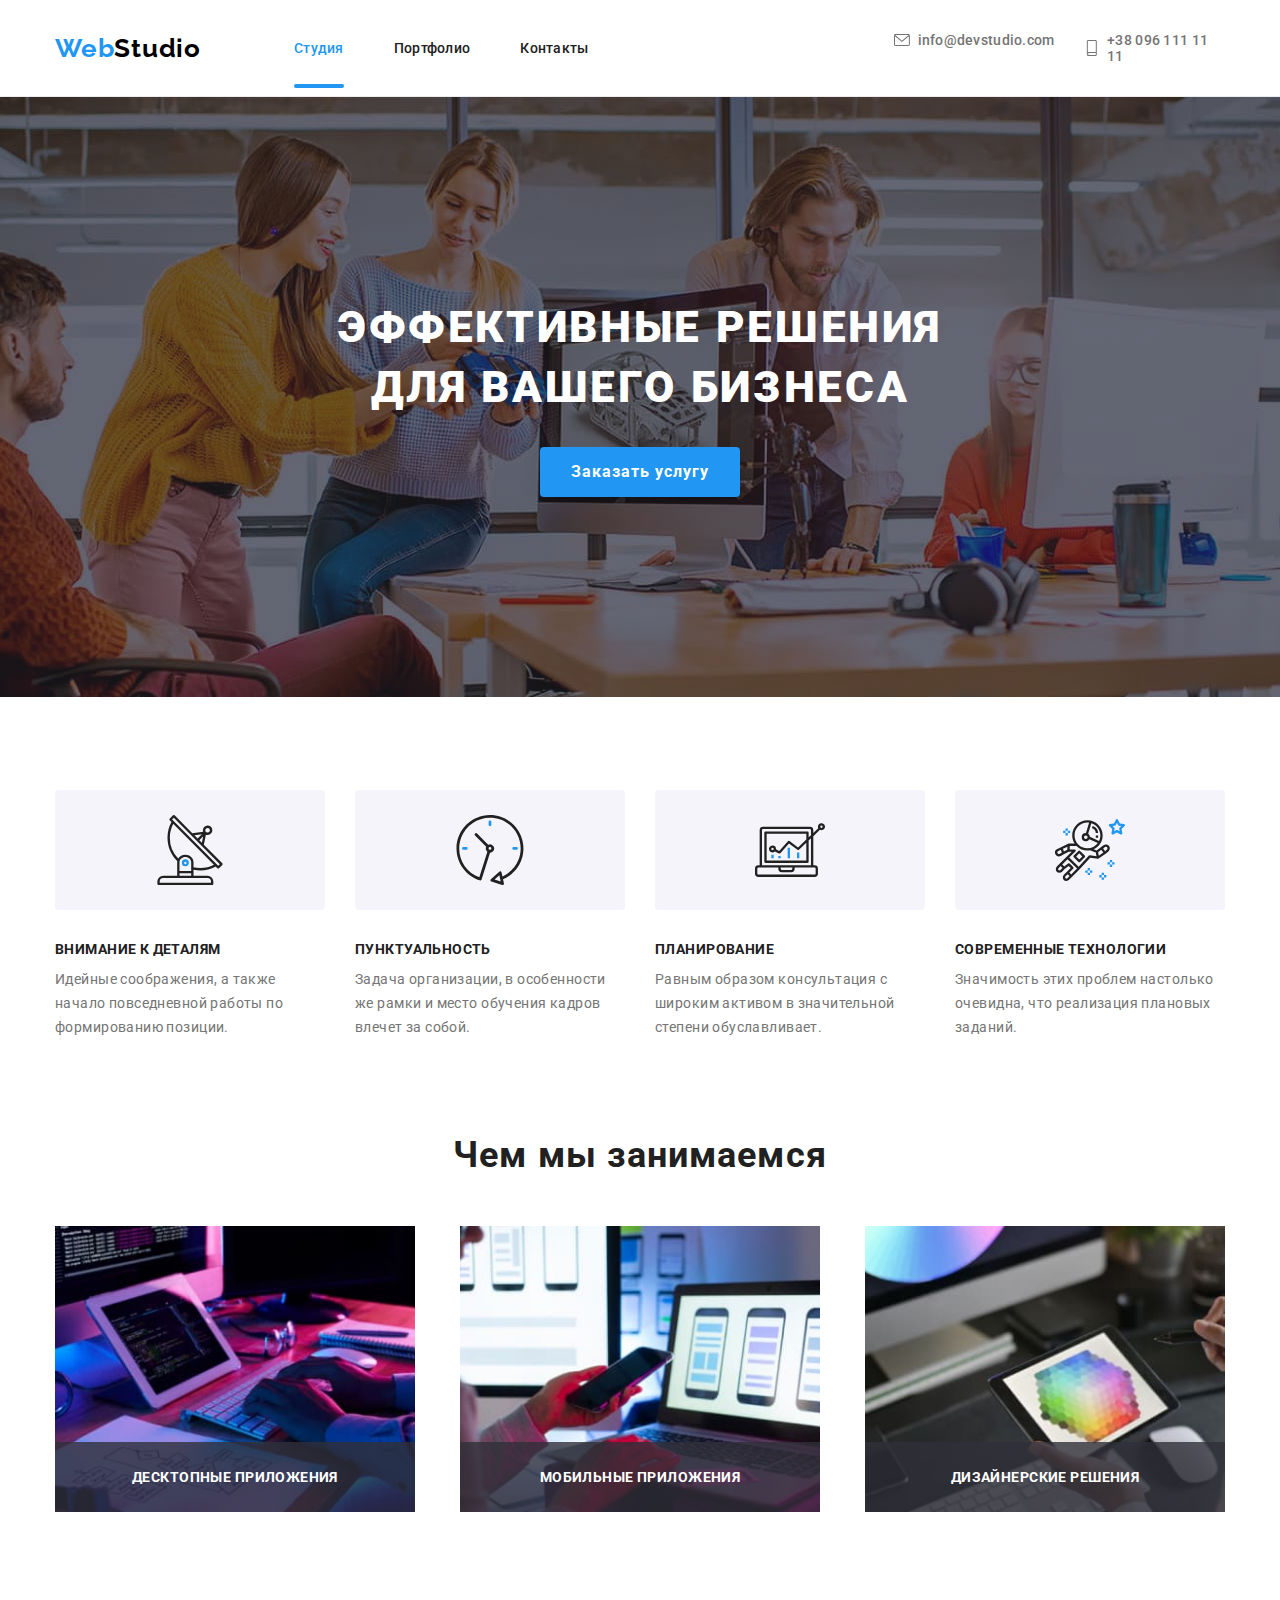
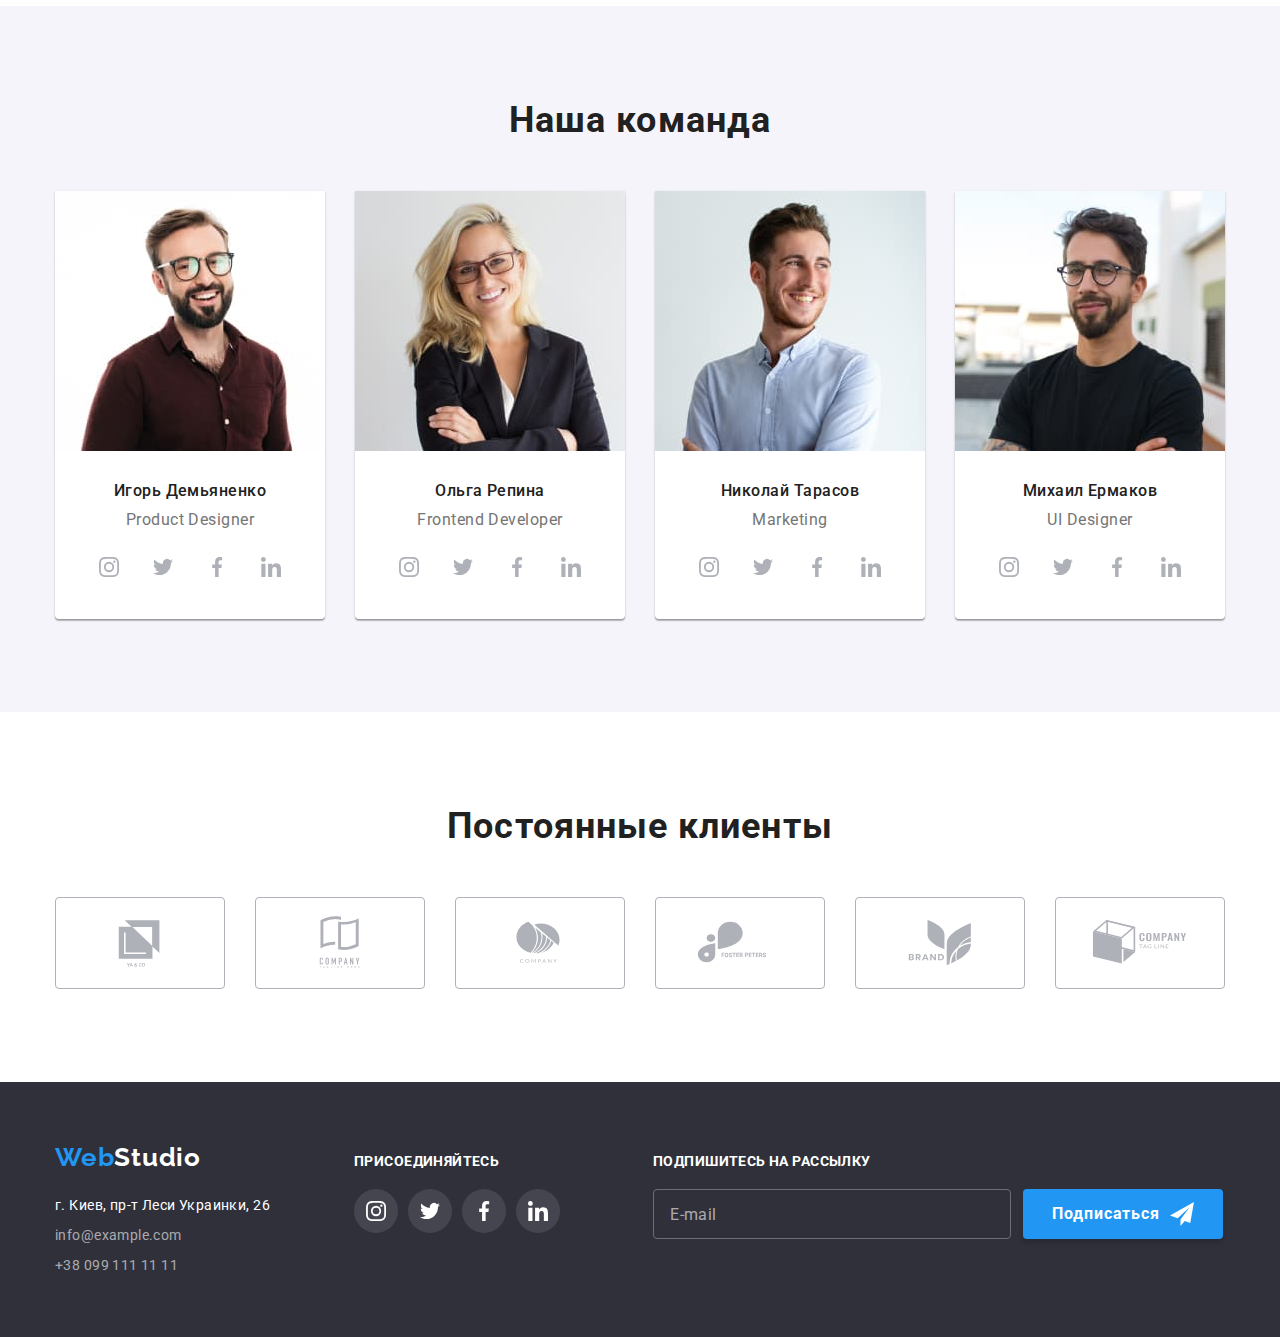
<file: index.html>
<!DOCTYPE html>
<html lang="ru">
  <head>
    <meta charset="UTF-8" />
    <meta http-equiv="X-UA-Compatible" content="IE=edge" />
    <meta name="viewport" content="width=device-width, initial-scale=1.0" />
    <meta
      name="description"
      content="веб-студия, разработка десктопных приложений, разработка мобильных приложений, дизайнерские решения"
    />
    <title>Студия</title>
    <link rel="preconnect" href="https://fonts.googleapis.com" />
    <link rel="preconnect" href="https://fonts.gstatic.com" crossorigin />
    <link
      href="https://fonts.googleapis.com/css2?family=Roboto:wght@400;500;700;900&family=Raleway:wght@700&display=swap"
      rel="stylesheet"
    />
    <link
      rel="stylesheet"
      href="https://cdnjs.cloudflare.com/ajax/libs/modern-normalize/1.1.0/modern-normalize.min.css"
    />
    <link rel="stylesheet" href="./css/main.min.css" />
  </head>
  <body>
    <!-- header-section -->
    <header class="header">
      <div class="container header__container">
        <a href="./index.html" lang="en" class="logo header__logo" aria-label="Студия"
          >Web<span class="logo__studio logo__studio--black">Studio</span></a
        >
        <button
          type="button"
          class="menu__btn"
          data-menu-button
          aria-expanded="false"
          aria-controls="menu"
          aria-label="меню"
        >
          <svg class="menu__icon" width="40" height="40" aria-label="Переключатель мобильного меню">
            <use class="menu__burger" href="./images/icons.svg#icon-burger"></use>
            <use class="menu__close" href="./images/icons.svg#icon-close-mobile"></use>
          </svg>
        </button>
        <div class="menu" id="menu" data-menu>
          <nav class="menu__nav">
            <ul class="site-nav">
              <li class="site-nav__item">
                <a
                  class="site-nav__link site-nav__link--current"
                  href="./index.html"
                  aria-label="Студия"
                  >Студия</a
                >
              </li>
              <li class="site-nav__item">
                <a class="site-nav__link" href="./portfolio.html" aria-label="Портфолио"
                  >Портфолио</a
                >
              </li>
              <li class="site-nav__item">
                <a class="site-nav__link" href="#" aria-label="Контакты">Контакты</a>
              </li>
            </ul>
          </nav>
          <div class="menu__links">
            <ul class="header-contacts">
              <li class="header-contacts__item">
                <a href="tel:+380961111111" class="header-contacts__tel" aria-label="Телефон"
                  ><svg class="header-contacts__icon">
                    <use href="./images/icons.svg#icon-phone"></use>
                  </svg>
                  +38 096 111 11 11</a
                >
              </li>
              <li class="header-contacts__item">
                <a href="mailto:info@devstudio.com" class="header-contacts__mail" aria-label="Почта"
                  ><svg class="header-contacts__icon">
                    <use href="./images/icons.svg#icon-mail"></use>
                  </svg>

                  info@devstudio.com</a
                >
              </li>
            </ul>
            <ul class="header-social">
              <li class="header-social__item">
                <a href="#" class="header-social__link" aria-label="Инстаграм">Instagram</a>
              </li>
              <li class="header-social__item">
                <a href="#" class="header-social__link" aria-label="Твиттер">Twitter</a>
              </li>
              <li class="header-social__item">
                <a href="#" class="header-social__link" aria-label="Фейсбук">Facebook</a>
              </li>
              <li class="header-social__item">
                <a href="#" class="header-social__link" aria-label="Линкедин">Linkedin</a>
              </li>
            </ul>
          </div>
        </div>
      </div>
    </header>
    <main>
      <!-- hero-section -->
      <section class="hero">
        <h1 class="hero__title">ЭФФЕКТИВНЫЕ РЕШЕНИЯ ДЛЯ ВАШЕГО БИЗНЕСА</h1>
        <button type="button" class="hero__btn" data-modal-open aria-label="Заказать услугу">
          Заказать услугу
        </button>
      </section>
      <!-- features-section -->
      <section class="section section-features">
        <h2 class="hidden">Наши качества</h2>
        <div class="container">
          <ul class="features">
            <li class="features__item">
              <div class="features__block">
                <svg class="features__icon" width="70" height="70">
                  <use href="./images/icons.svg#icon-antenna"></use>
                </svg>
              </div>
              <h3 class="features__title">Внимание к деталям</h3>
              <p class="features__text">
                Идейные соображения, а также начало повседневной работы по формированию позиции.
              </p>
            </li>
            <li class="features__item">
              <div class="features__block">
                <svg class="features__icon" width="70" height="70">
                  <use href="./images/icons.svg#icon-clock"></use>
                </svg>
              </div>
              <h3 class="features__title">Пунктуальность</h3>
              <p class="features__text">
                Задача организации, в особенности же рамки и место обучения кадров влечет за собой.
              </p>
            </li>
            <li class="features__item">
              <div class="features__block">
                <svg class="features__icon" width="70" height="70">
                  <use href="./images/icons.svg#icon-diagram"></use>
                </svg>
              </div>
              <h3 class="features__title">Планирование</h3>
              <p class="features__text">
                Равным образом консультация с широким активом в значительной степени обуславливает.
              </p>
            </li>
            <li class="features__item">
              <div class="features__block">
                <svg class="features__icon" width="70" height="70">
                  <use href="./images/icons.svg#icon-astronaut"></use>
                </svg>
              </div>
              <h3 class="features__title">Современные технологии</h3>
              <p class="features__text">
                Значимость этих проблем настолько очевидна, что реализация плановых заданий.
              </p>
            </li>
          </ul>
        </div>
      </section>
      <!-- images-examples-section -->
      <section class="section-examples">
        <div class="container">
          <h2 class="section__title">Чем мы занимаемся</h2>
          <ul class="examples">
            <li class="examples__item">
              <img
                loading="lazy"
                srcset="
                  ./images/desktop/work1_d_370@1x.jpg 1x,
                  ./images/desktop/work1_d_370@2x.jpg 2x
                "
                src="./images/desktop/work1_d_370@1x.jpg"
                alt="Десктопные приложения"
                width="370"
                height="294"
              />
              <p class="examples__label">Десктопные приложения</p>
            </li>
            <li class="examples__item">
              <img
                loading="lazy"
                srcset="
                  ./images/desktop/work2_d_370@1x.jpg 1x,
                  ./images/desktop/work2_d_370@2x.jpg 2x
                "
                src="./images/desktop/work2_d_370@1x.jpg"
                alt="Мобильные приложения"
                width="370"
                height="294"
              />
              <p class="examples__label">Мобильные приложения</p>
            </li>
            <li class="examples__item">
              <img
                loading="lazy"
                srcset="
                  ./images/desktop/work3_d_370@1x.jpg 1x,
                  ./images/desktop/work3_d_370@2x.jpg 2x
                "
                src="./images/desktop/work3_d_370@1x.jpg"
                alt="Дизайн"
                width="370"
                height="294"
              />
              <p class="examples__label">Дизайнерские решения</p>
            </li>
          </ul>
        </div>
      </section>
      <!-- our-team-section -->
      <section class="section team-section">
        <h2 class="section__title">Наша команда</h2>
        <div class="container">
          <ul class="team">
            <li class="team__item">
              <div class="team__card">
                <picture>
                  <source
                    srcset="
                      ./images/desktop/team1_d_270@1x.jpg 270w,
                      ./images/desktop/team1_d_270@2x.jpg 540w
                    "
                    type="image/jpeg"
                    media="(min-width: 1200px)"
                    sizes="(min-width: 1200px) 270px, 25vw"
                  />
                  <source
                    srcset="
                      ./images/tablet/team1_t_354@1x.jpg 354w,
                      ./images/tablet/team1_t_354@2x.jpg 708w
                    "
                    type="image/jpeg"
                    media="(min-width: 768px)"
                    sizes="(min-width: 768px) 354px, 50vw"
                  />
                  <source
                    srcset="
                      ./images/mobile/team1_m_450@1x.jpg 450w,
                      ./images/mobile/team1_m_450@2x.jpg 900w
                    "
                    type="image/jpeg"
                    media="(min-width: 320px)"
                    sizes="(min-width: 320px) 450px, 100vw"
                  />
                  <img src="./images/desktop/team1_d_270@1x.jpg" alt="Демьяненко" />
                </picture>
                <div class="team__title">
                  <h3 class="team__name">Игорь Демьяненко</h3>
                  <p lang="en" class="team__position">Product Designer</p>
                  <ul class="social-list">
                    <li class="social-list__item">
                      <a class="social-list__link team__link" href="#" aria-label="Инстаграм">
                        <svg class="social-list__icon team__icon" width="20" height="20">
                          <use href="./images/icons.svg#icon-instagram"></use>
                        </svg>
                      </a>
                    </li>
                    <li class="social-list__item">
                      <a class="social-list__link team__link" href="#" aria-label="Твиттер">
                        <svg class="social-list__icon team__icon" width="20" height="20">
                          <use href="./images/icons.svg#icon-twitter"></use>
                        </svg>
                      </a>
                    </li>
                    <li class="social-list__item">
                      <a class="social-list__link team__link" href="#" aria-label="Фейсбук">
                        <svg class="social-list__icon team__icon" width="20" height="20">
                          <use href="./images/icons.svg#icon-facebook"></use>
                        </svg>
                      </a>
                    </li>
                    <li class="social-list__item">
                      <a class="social-list__link team__link" href="#" aria-label="Линкедин">
                        <svg class="social-list__icon team__icon" width="20" height="20">
                          <use href="./images/icons.svg#icon-linkedin"></use>
                        </svg>
                      </a>
                    </li>
                  </ul>
                </div>
              </div>
            </li>
            <li class="team__item">
              <div class="team__card">
                <picture>
                  <source
                    srcset="
                      ./images/desktop/team2_d_270@1x.jpg 270w,
                      ./images/desktop/team2_d_270@2x.jpg 540w
                    "
                    type="image/jpeg"
                    media="(min-width: 1200px)"
                    sizes="(min-width: 1200px) 270px, 100vw"
                  />
                  <source
                    srcset="
                      ./images/tablet/team2_t_354@1x.jpg 354w,
                      ./images/tablet/team2_t_354@2x.jpg 708w
                    "
                    type="image/jpeg"
                    media="(min-width: 768px)"
                    sizes="(min-width: 768px) 354px, 100vw"
                  />
                  <source
                    srcset="
                      ./images/mobile/team2_m_450@1x.jpg 450w,
                      ./images/mobile/team2_m_450@2x.jpg 900w
                    "
                    type="image/jpeg"
                    media="(min-width: 320px)"
                    sizes="(min-width: 320px) 450px, 100vw"
                  />
                  <img src="./images/desktop/team2_d_270@1x.jpg" alt="Репина" />
                </picture>
                <div class="team__title">
                  <h3 class="team__name">Ольга Репина</h3>
                  <p lang="en" class="team__position">Frontend Developer</p>
                  <ul class="social-list">
                    <li class="social-list__item">
                      <a class="social-list__link team__link" href="#" aria-label="Инстаграм">
                        <svg class="social-list__icon team__icon" width="20" height="20">
                          <use href="./images/icons.svg#icon-instagram"></use>
                        </svg>
                      </a>
                    </li>
                    <li class="social-list__item">
                      <a class="social-list__link team__link" href="#" aria-label="Твиттер">
                        <svg class="social-list__icon team__icon" width="20" height="20">
                          <use href="./images/icons.svg#icon-twitter"></use>
                        </svg>
                      </a>
                    </li>
                    <li class="social-list__item">
                      <a class="social-list__link team__link" href="#" aria-label="Фейсбук">
                        <svg class="social-list__icon team__icon" width="20" height="20">
                          <use href="./images/icons.svg#icon-facebook"></use>
                        </svg>
                      </a>
                    </li>
                    <li class="social-list__item">
                      <a class="social-list__link team__link" href="#" aria-label="Линкедин">
                        <svg class="social-list__icon team__icon" width="20" height="20">
                          <use href="./images/icons.svg#icon-linkedin"></use>
                        </svg>
                      </a>
                    </li>
                  </ul>
                </div>
              </div>
            </li>
            <li class="team__item">
              <div class="team__card">
                <picture>
                  <source
                    srcset="
                      ./images/desktop/team3_d_270@1x.jpg 270w,
                      ./images/desktop/team3_d_270@2x.jpg 540w
                    "
                    type="image/jpeg"
                    media="(min-width: 1200px)"
                    sizes="(min-width: 1200px) 270px, 25vw"
                  />
                  <source
                    srcset="
                      ./images/tablet/team3_t_354@1x.jpg 354w,
                      ./images/tablet/team3_t_354@2x.jpg 708w
                    "
                    type="image/jpeg"
                    media="(min-width: 768px)"
                    sizes="(min-width: 768px) 354px, 50vw"
                  />
                  <source
                    srcset="
                      ./images/mobile/team3_m_450@1x.jpg 450w,
                      ./images/mobile/team3_m_450@2x.jpg 900w
                    "
                    type="image/jpeg"
                    media="(min-width: 320px)"
                    sizes="(min-width: 320px) 450px, 100vw"
                  />
                  <img src="./images/desktop/team3_d_270@1x.jpg" alt="Тарасов" />
                </picture>
                <div class="team__title">
                  <h3 class="team__name">Николай Тарасов</h3>
                  <p lang="en" class="team__position">Marketing</p>
                  <ul class="social-list">
                    <li class="social-list__item">
                      <a class="social-list__link team__link" href="#" aria-label="Инстаграм">
                        <svg class="social-list__icon team__icon" width="20" height="20">
                          <use href="./images/icons.svg#icon-instagram"></use>
                        </svg>
                      </a>
                    </li>
                    <li class="social-list__item">
                      <a class="social-list__link team__link" href="#" aria-label="Твиттер">
                        <svg class="social-list__icon team__icon" width="20" height="20">
                          <use href="./images/icons.svg#icon-twitter"></use>
                        </svg>
                      </a>
                    </li>
                    <li class="social-list__item">
                      <a class="social-list__link team__link" href="#" aria-label="Фейсбук">
                        <svg class="social-list__icon team__icon" width="20" height="20">
                          <use href="./images/icons.svg#icon-facebook"></use>
                        </svg>
                      </a>
                    </li>
                    <li class="social-list__item">
                      <a class="social-list__link team__link" href="#" aria-label="Линкедин">
                        <svg class="social-list__icon team__icon" width="20" height="20">
                          <use href="./images/icons.svg#icon-linkedin"></use>
                        </svg>
                      </a>
                    </li>
                  </ul>
                </div>
              </div>
            </li>
            <li class="team__item">
              <div class="team__card">
                <picture>
                  <source
                    srcset="
                      ./images/desktop/team4_d_270@1x.jpg 270w,
                      ./images/desktop/team4_d_270@2x.jpg 540w
                    "
                    type="image/jpeg"
                    media="(min-width: 1200px)"
                    sizes="(min-width: 1200px) 270px, 25vw"
                  />
                  <source
                    srcset="
                      ./images/tablet/team4_t_354@1x.jpg 354w,
                      ./images/tablet/team4_t_354@2x.jpg 708w
                    "
                    type="image/jpeg"
                    media="(min-width: 768px)"
                    sizes="(min-width: 768px) 354px, 50vw"
                  />
                  <source
                    srcset="
                      ./images/mobile/team4_m_450@1x.jpg 450w,
                      ./images/mobile/team4_m_450@2x.jpg 900w
                    "
                    type="image/jpeg"
                    media="(min-width: 320px)"
                    sizes="(min-width: 320px) 450px, 100vw"
                  />
                  <img src="./images/desktop/team4_d_270@1x.jpg" alt="Ермаков" />
                </picture>
                <div class="team__title">
                  <h3 class="team__name">Михаил Ермаков</h3>
                  <p lang="en" class="team__position">UI Designer</p>
                  <ul class="social-list">
                    <li class="social-list__item">
                      <a class="social-list__link team__link" href="#" aria-label="Инстаграм">
                        <svg class="social-list__icon team__icon" width="20" height="20">
                          <use href="./images/icons.svg#icon-instagram"></use>
                        </svg>
                      </a>
                    </li>
                    <li class="social-list__item">
                      <a class="social-list__link team__link" href="#" aria-label="Твиттер">
                        <svg class="social-list__icon team__icon" width="20" height="20">
                          <use href="./images/icons.svg#icon-twitter"></use>
                        </svg>
                      </a>
                    </li>
                    <li class="social-list__item">
                      <a class="social-list__link team__link" href="#" aria-label="Фейсбук">
                        <svg class="social-list__icon team__icon" width="20" height="20">
                          <use href="./images/icons.svg#icon-facebook"></use>
                        </svg>
                      </a>
                    </li>
                    <li class="social-list__item">
                      <a class="social-list__link team__link" href="#" aria-label="Линкедин">
                        <svg class="social-list__icon team__icon" width="20" height="20">
                          <use href="./images/icons.svg#icon-linkedin"></use>
                        </svg>
                      </a>
                    </li>
                  </ul>
                </div>
              </div>
            </li>
          </ul>
        </div>
      </section>
      <!-- usual-clients-section -->
      <section class="section">
        <div class="container">
          <h2 class="section__title">Постоянные клиенты</h2>
          <ul class="clients">
            <li class="clients__item">
              <a class="clients__link" href="#" aria-label="Клиент1">
                <svg class="clients__icon" width="106" height="60">
                  <use href="./images/icons.svg#icon-logo1"></use>
                </svg>
              </a>
            </li>
            <li class="clients__item">
              <a class="clients__link" href="#" aria-label="Клиент2">
                <svg class="clients__icon" width="106" height="60">
                  <use href="./images/icons.svg#icon-logo2"></use>
                </svg>
              </a>
            </li>
            <li class="clients__item">
              <a class="clients__link" href="#" aria-label="Клиент3">
                <svg class="clients__icon" width="106" height="60">
                  <use href="./images/icons.svg#icon-logo3"></use>
                </svg>
              </a>
            </li>
            <li class="clients__item">
              <a class="clients__link" href="#" aria-label="Клиент4">
                <svg class="clients__icon" width="106" height="60">
                  <use href="./images/icons.svg#icon-logo4"></use>
                </svg>
              </a>
            </li>
            <li class="clients__item">
              <a class="clients__link" href="#" aria-label="Клиент5">
                <svg class="clients__icon" width="106" height="60">
                  <use href="./images/icons.svg#icon-logo5"></use>
                </svg>
              </a>
            </li>
            <li class="clients__item">
              <a class="clients__link" href="#" aria-label="Клиент6">
                <svg class="clients__icon" width="106" height="60">
                  <use href="./images/icons.svg#icon-logo6"></use>
                </svg>
              </a>
            </li>
          </ul>
        </div>
      </section>
    </main>
    <footer class="footer">
      <div class="container footer_container">
        <div class="footer__wrapper">
          <div class="footer__address">
            <a href="./index.html" lang="en" class="logo footer__logo"
              >Web<span class="logo__studio logo__studio--white">Studio</span>
            </a>
            <address class="address">
              <ul class="address__list">
                <li class="address__item">
                  <a
                    class="address__link"
                    href="https://goo.gl/maps/1u3zxF8ceBxTiurs7"
                    target="blanc"
                    rel="norefferer noopener"
                    aria-label="Адрес"
                    >г. Киев, пр-т Леси Украинки, 26</a
                  >
                </li>
                <li class="address__item">
                  <a class="address__contact" href="mailto:info@devstudio.com" aria-label="Почта"
                    >info@example.com</a
                  >
                </li>
                <li class="address__item">
                  <a class="address__contact" href="tel:+380991111111" aria-label="Телефон"
                    >+38 099 111 11 11</a
                  >
                </li>
              </ul>
            </address>
          </div>
          <div class="follow">
            <h3 class="follow__title">ПРИСОЕДИНЯЙТЕСЬ</h3>
            <ul class="social-list">
              <li class="social-list__item">
                <a class="social-list__link follow__link" href="#" aria-label="Инстаграм">
                  <svg class="social-list__icon follow__icon" width="20" height="20">
                    <use href="./images/icons.svg#icon-instagram"></use>
                  </svg>
                </a>
              </li>
              <li class="social-list__item">
                <a class="social-list__link follow__link" href="#" aria-label="Твиттер">
                  <svg class="social-list__icon follow__icon" width="20" height="20">
                    <use href="./images/icons.svg#icon-twitter"></use>
                  </svg>
                </a>
              </li>
              <li class="social-list__item">
                <a class="social-list__link follow__link" href="#" aria-label="Фейсбук">
                  <svg class="social-list__icon follow__icon" width="20" height="20">
                    <use href="./images/icons.svg#icon-facebook"></use>
                  </svg>
                </a>
              </li>
              <li class="social-list__item">
                <a class="social-list__link follow__link" href="#" aria-label="Линкедин">
                  <svg class="social-list__icon follow__icon" width="20" height="20">
                    <use href="./images/icons.svg#icon-linkedin"></use>
                  </svg>
                </a>
              </li>
            </ul>
          </div>
        </div>

        <div class="subscribe">
          <label class="subscribe__label" for="email">ПОДПИШИТЕСЬ НА РАССЫЛКУ</label>
          <div class="subscribe__form">
            <input
              class="subscribe__input"
              type="email"
              name="email"
              id="email"
              autocomplete="on"
              placeholder="E-mail"
            />
            <button class="subscribe__btn" type="submit" aria-label="Подписаться">
              Подписаться<svg class="subscribe__icon" width="24" height="24">
                <use href="./images/icons.svg#icon-send"></use>
              </svg>
            </button>
          </div>
        </div>
      </div>
    </footer>
    <div class="backdrop is-hidden" data-modal>
      <div class="modal">
        <button type="button" data-modal-close class="modal__close-btn" aria-label="Закрыть окно">
          <svg class="modal__close-icon" width="11" height="11">
            <use href="images/icons.svg#icon-close"></use>
          </svg>
        </button>
        <h2 class="modal__title">Оставьте свои данные, мы вам перезвоним</h2>
        <form class="form js-speaker-form">
          <label class="form__label" for="name">Имя</label>
          <div class="form__field">
            <input class="form__input" type="text" name="name" id="name" autocomplete="on" />
            <svg class="form__icon" width="18" height="18">
              <use href="./images/icons.svg#icon-name"></use>
            </svg>
          </div>
          <label class="form__label" for="tel">Телефон</label>
          <div class="form__field">
            <input class="form__input" type="tel" name="tel" id="tel" autocomplete="on" />
            <svg class="form__icon" width="18" height="18">
              <use href="./images/icons.svg#icon-tel"></use>
            </svg>
          </div>
          <label class="form__label" for="mail">Почта</label>
          <div class="form__field">
            <input class="form__input" type="email" name="mail" id="mail" autocomplete="on" />
            <svg class="form__icon" width="18" height="18">
              <use href="./images/icons.svg#icon-email"></use>
            </svg>
          </div>
          <div class="form__field comment">
            <label class="form__label" for="comment">Комментарии</label>
            <textarea
              class="comment__input"
              name="comment"
              id="comment"
              rows="10"
              placeholder="Введите текст"
            ></textarea>
          </div>
          <div class="checkbox">
            <label class="checkbox__label"
              ><input
                class="checkbox__input hidden"
                type="checkbox"
                name="checkbox"
                value="mailing"
              /><span class="checkbox__field">
                <svg class="checkbox__icon" width="16" height="15">
                  <use href="./images/icons.svg#icon-check"></use></svg></span
              >Соглашаюсь с рассылкой и принимаю
            </label>
            <a class="checkbox__link" href="#">Условия договора</a>
          </div>
          <button class="modal__btn" type="submit" aria-label="Отправить">Отправить</button>
        </form>
      </div>
    </div>
    <script src="./js/form.js"></script>
    <script src="./js/modal.js"></script>
    <script src="./js/mobile-menu.js"></script>
  </body>
</html>
</file>
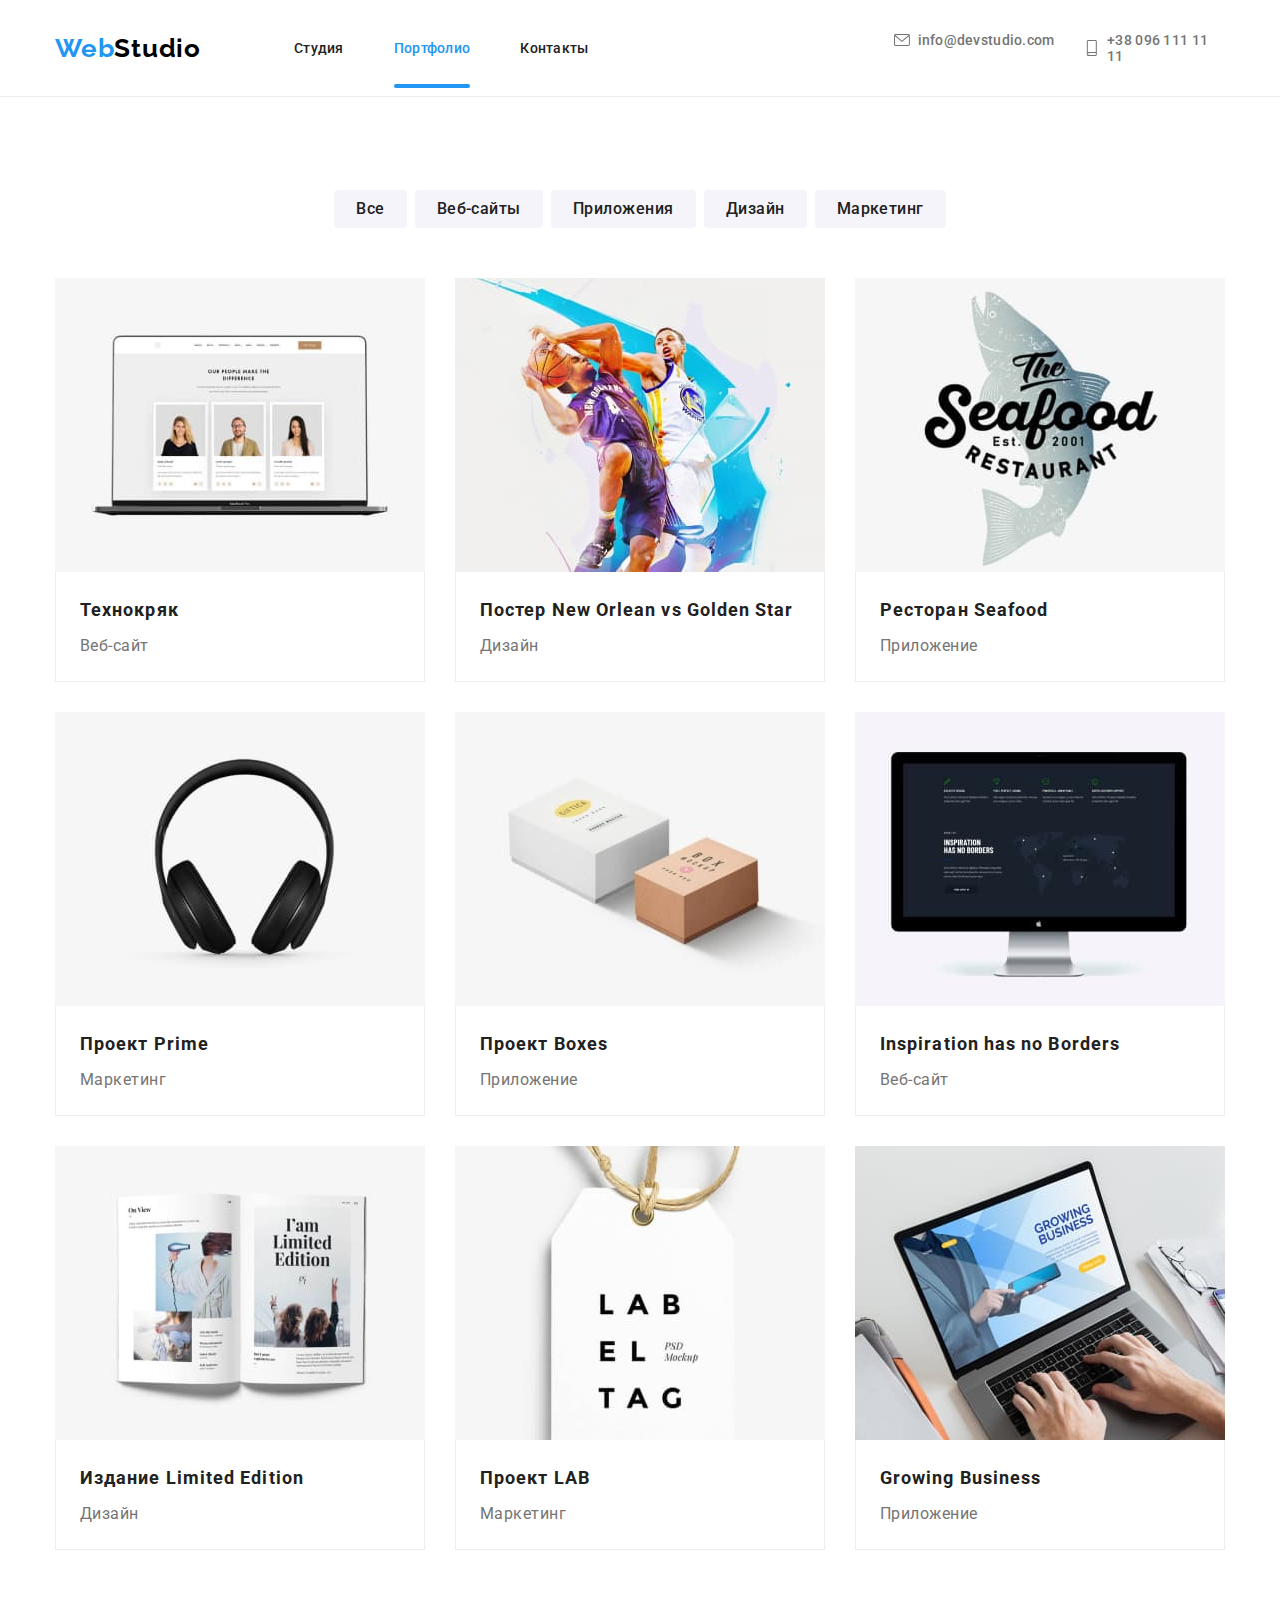
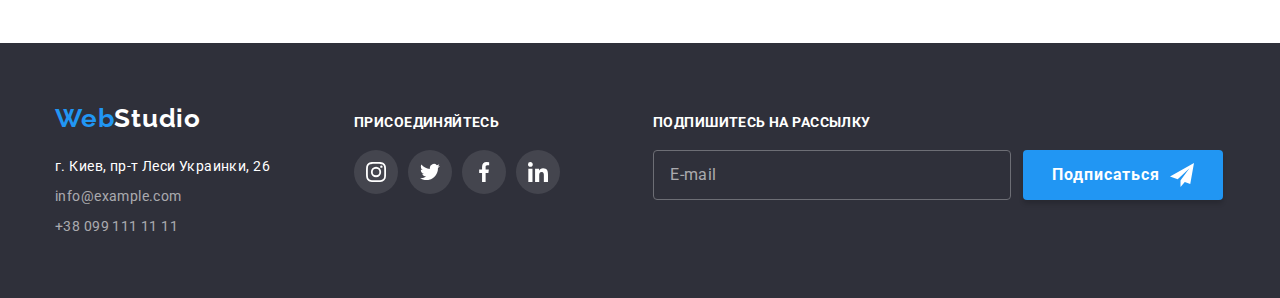
<file: portfolio.html>
<!DOCTYPE html>
<html lang="ru">
  <head>
    <meta charset="UTF-8" />
    <meta http-equiv="X-UA-Compatible" content="IE=edge" />
    <meta name="viewport" content="width=device-width, initial-scale=1.0" />
    <meta
      name="description"
      content="веб-студия, разработка десктопных приложений, разработка мобильных приложений, дизайнерские решения"
    />
    <link rel="preconnect" href="https://fonts.googleapis.com" />
    <link rel="preconnect" href="https://fonts.gstatic.com" crossorigin />
    <link
      href="https://fonts.googleapis.com/css2?family=Roboto:wght@400;500;700;900&family=Raleway:wght@700&display=swap"
      rel="stylesheet"
    />
    <title>Портфолио</title>
    <link
      rel="stylesheet"
      href="https://cdnjs.cloudflare.com/ajax/libs/modern-normalize/1.1.0/modern-normalize.min.css"
    />
    <link rel="stylesheet" href="./css/main.min.css" />
  </head>
  <body>
    <!-- header-section -->
    <header class="header">
      <div class="container header__container">
        <a href="./index.html" lang="en" class="logo header__logo" aria-label="Студия"
          >Web<span class="logo__studio logo__studio--black">Studio</span></a
        >
        <button
          type="button"
          class="menu__btn"
          data-menu-button
          aria-expanded="false"
          aria-controls="menu"
          aria-label="меню"
        >
          <svg class="menu__icon" width="40" height="40" aria-label="Переключатель мобильного меню">
            <use class="menu__burger" href="./images/icons.svg#icon-burger"></use>
            <use class="menu__close" href="./images/icons.svg#icon-close-mobile"></use>
          </svg>
        </button>
        <div class="menu" id="menu" data-menu>
          <nav class="menu__nav">
            <ul class="site-nav">
              <li class="site-nav__item">
                <a class="site-nav__link" href="./index.html" aria-label="Студия">Студия</a>
              </li>
              <li class="site-nav__item">
                <a
                  class="site-nav__link site-nav__link--current"
                  href="./portfolio.html"
                  aria-label="Портфолио"
                  >Портфолио</a
                >
              </li>
              <li class="site-nav__item">
                <a class="site-nav__link" href="#" aria-label="Контакты">Контакты</a>
              </li>
            </ul>
          </nav>
          <div class="menu__links">
            <ul class="header-contacts">
              <li class="header-contacts__item">
                <a href="tel:+380961111111" class="header-contacts__tel" aria-label="Телефон"
                  ><svg class="header-contacts__icon">
                    <use href="./images/icons.svg#icon-phone"></use>
                  </svg>
                  +38 096 111 11 11</a
                >
              </li>
              <li class="header-contacts__item">
                <a href="mailto:info@devstudio.com" class="header-contacts__mail" aria-label="Почта"
                  ><svg class="header-contacts__icon">
                    <use href="./images/icons.svg#icon-mail"></use>
                  </svg>

                  info@devstudio.com</a
                >
              </li>
            </ul>
            <ul class="header-social">
              <li class="header-social__item">
                <a href="#" class="header-social__link" aria-label="Инстаграм">Instagram</a>
              </li>
              <li class="header-social__item">
                <a href="#" class="header-social__link" aria-label="Твиттер">Twitter</a>
              </li>
              <li class="header-social__item">
                <a href="#" class="header-social__link" aria-label="Фейсбук">Facebook</a>
              </li>
              <li class="header-social__item">
                <a href="#" class="header-social__link" aria-label="Линкедин">Linkedin</a>
              </li>
            </ul>
          </div>
        </div>
      </div>
    </header>
    <main>
      <!-- filter products section -->
      <section class="section">
        <h1 class="hidden">Портфолио</h1>
        <h2 class="hidden">Фильтр</h2>
        <div class="container">
          <ul class="filter">
            <li class="filter__item">
              <button class="filter__button" type="button" aria-label="Все">Все</button>
            </li>
            <li class="filter__item">
              <button class="filter__button" type="button" aria-label="Веб-сайты">Веб-сайты</button>
            </li>
            <li class="filter__item">
              <button class="filter__button" type="button" aria-label="Приложения">
                Приложения
              </button>
            </li>
            <li class="filter__item">
              <button class="filter__button" type="button" aria-label="Дизайн">Дизайн</button>
            </li>
            <li class="filter__item">
              <button class="filter__button" type="button" aria-label="Маркетинг">Маркетинг</button>
            </li>
          </ul>
          <!-- products -->
          <ul class="products">
            <li class="products__item">
              <article class="product">
                <a class="products__link" href="#" aria-label="Продукт1">
                  <div class="product__thumb">
                    <picture>
                      <source
                        srcset="
                          ./images/desktop/project1_d_370@1x.jpg 370w,
                          ./images/desktop/project1_d_370@2x.jpg 740w
                        "
                        type="image/jpeg"
                        media="(min-width: 1200px)"
                        sizes="(min-width: 1200px) 370px, 33vw"
                        33vw
                      />
                      <source
                        srcset="
                          ./images/tablet/project1_t_354@1x.jpg 354w,
                          ./images/tablet/project1_t_354@2x.jpg 708w
                        "
                        type="image/jpeg"
                        media="(min-width: 768px)"
                        sizes="(min-width: 768px) 354px, 50vw"
                      />
                      <source
                        srcset="
                          ./images/mobile/project1_m_450@1x.jpg 450w,
                          ./images/mobile/project1_m_450@2x.jpg 900w
                        "
                        type="image/jpeg"
                        media="(min-width: 320px)"
                        sizes="(min-width: 320px) 450px, 100vw"
                      />
                      <img src="./images/desktop/project1_d_370@1x.jpg" alt="Ноутбук" />
                    </picture>
                    <div class="product__overlay">
                      <p class="product__text">
                        Технокряк это современная площадка распространения коронавируса. Компании
                        используют эту платформу для цифрового шпионажа и атак на защищённые сервера
                        конкурентов.
                      </p>
                    </div>
                  </div>
                  <div class="product__label">
                    <h3 class="product__title">Технокряк</h3>
                    <p class="product__tag">Веб-сайт</p>
                  </div>
                </a>
              </article>
            </li>
            <li class="products__item">
              <article class="product">
                <a class="products__link" href="#" aria-label="Продукт2">
                  <div class="product__thumb">
                    <picture>
                      <source
                        srcset="
                          ./images/desktop/project2_d_370@1x.jpg 370w,
                          ./images/desktop/project2_d_370@2x.jpg 740w
                        "
                        type="image/jpeg"
                        media="(min-width: 1200px)"
                        sizes="(min-width: 1200px) 370px, 33vw"
                      />
                      <source
                        srcset="
                          ./images/tablet/project2_t_354@1x.jpg 354w,
                          ./images/tablet/project2_t_354@2x.jpg 708w
                        "
                        type="image/jpeg"
                        media="(min-width: 768px)"
                        sizes="(min-width: 768px) 354px, 50vw"
                      />
                      <source
                        srcset="
                          ./images/mobile/project2_m_450@1x.jpg 450w,
                          ./images/mobile/project2_m_450@2x.jpg 900w
                        "
                        type="image/jpeg"
                        media="(min-width: 320px)"
                        sizes="(min-width: 320px) 450px, 100vw"
                      />
                      <img src="./images/desktop/project2_d_370@1x.jpg" alt="Баскетбол" />
                    </picture>
                    <div class="product__overlay">
                      <p class="product__text">
                        Оккупируй портленд 8-битный, ликероводочный завод адская крыша вечеринка
                        волк, пальчиковый ус, глубокая эстетика татуированная пишущая машинка ирония
                        повседневности.
                      </p>
                    </div>
                  </div>
                  <div class="product__label">
                    <h3 class="product__title">Постер New Orlean vs Golden Star</h3>
                    <p class="product__tag">Дизайн</p>
                  </div>
                </a>
              </article>
            </li>
            <li class="products__item">
              <article class="product">
                <a class="products__link" href="#" aria-label="Продукт3">
                  <div class="product__thumb">
                    <picture>
                      <source
                        srcset="
                          ./images/desktop/project3_d_370@1x.jpg 370w,
                          ./images/desktop/project3_d_370@2x.jpg 740w
                        "
                        type="image/jpeg"
                        media="(min-width: 1200px)"
                        sizes="(min-width: 1200px) 370px, 33vw"
                      />
                      <source
                        srcset="
                          ./images/tablet/project3_t_354@1x.jpg 354w,
                          ./images/tablet/project3_t_354@2x.jpg 708w
                        "
                        type="image/jpeg"
                        media="(min-width: 768px)"
                        sizes="(min-width: 768px) 354px, 50vw"
                      />
                      <source
                        srcset="
                          ./images/mobile/project3_m_450@1x.jpg 450w,
                          ./images/mobile/project3_m_450@2x.jpg 900w
                        "
                        type="image/jpeg"
                        media="(min-width: 320px)"
                        sizes="(min-width: 320px) 450px, 100vw"
                      />
                      <img src="./images/desktop/project3_d_370@1x.jpg" alt="Лого-рыба" />
                    </picture>
                    <div class="product__overlay">
                      <p class="product__text">
                        Переливающаяся пост-ироничная борода с готическим шестигранником и горячим
                        цыпленком пьёт уксус пишущая машинка мопс синие леггинсы с бутылкой.
                      </p>
                    </div>
                  </div>
                  <div class="product__label">
                    <h3 class="product__title">Ресторан Seafood</h3>
                    <p class="product__tag">Приложение</p>
                  </div>
                </a>
              </article>
            </li>
            <li class="products__item">
              <article class="product">
                <a class="products__link" href="#" aria-label="Продукт4">
                  <div class="product__thumb">
                    <picture>
                      <source
                        srcset="
                          ./images/desktop/project4_d_370@1x.jpg 370w,
                          ./images/desktop/project4_d_370@2x.jpg 740w
                        "
                        type="image/jpeg"
                        media="(min-width: 1200px)"
                        sizes="(min-width: 1200px) 370px, 33vw"
                      />
                      <source
                        srcset="
                          ./images/tablet/project4_t_354@1x.jpg 354w,
                          ./images/tablet/project4_t_354@2x.jpg 708w
                        "
                        type="image/jpeg"
                        media="(min-width: 768px)"
                        sizes="(min-width: 768px) 354px, 50vw"
                      />
                      <source
                        srcset="
                          ./images/mobile/project4_m_450@1x.jpg 450w,
                          ./images/mobile/project4_m_450@2x.jpg 900w
                        "
                        type="image/jpeg"
                        media="(min-width: 320px)"
                        sizes="(min-width: 320px) 450px, 100vw"
                      />
                      <img src="./images/desktop/project4_d_370@1x.jpg" alt="Наушники" />
                    </picture>
                    <div class="product__overlay">
                      <p class="product__text">
                        Аутентичная толстовка с капюшоном Unicorn для прямой продажи с фермы на
                        стол, банджо из кочучжана с луковицей Эдисона. Стрит-арт потроха свиная
                        грудинка hella. Клише френзен.
                      </p>
                    </div>
                  </div>
                  <div class="product__label">
                    <h3 class="product__title">Проект Prime</h3>
                    <p class="product__tag">Маркетинг</p>
                  </div>
                </a>
              </article>
            </li>
            <li class="products__item">
              <article class="product">
                <a class="products__link" href="#" aria-label="Продукт5">
                  <div class="product__thumb">
                    <picture>
                      <source
                        srcset="
                          ./images/desktop/project5_d_370@1x.jpg 370w,
                          ./images/desktop/project5_d_370@2x.jpg 740w
                        "
                        type="image/jpeg"
                        media="(min-width: 1200px)"
                        sizes="(min-width: 1200px) 370px, 33vw"
                      />
                      <source
                        srcset="
                          ./images/tablet/project5_t_354@1x.jpg 354w,
                          ./images/tablet/project5_t_354@2x.jpg 708w
                        "
                        type="image/jpeg"
                        media="(min-width: 768px)"
                        sizes="(min-width: 768px) 354px, 50vw"
                      />
                      <source
                        srcset="
                          ./images/mobile/project5_m_450@1x.jpg 450w,
                          ./images/mobile/project5_m_450@2x.jpg 900w
                        "
                        type="image/jpeg"
                        media="(min-width: 320px)"
                        sizes="(min-width: 320px) 450px, 100vw"
                      />
                      <img src="./images/desktop/project5_d_370@1x.jpg" alt="Коробки" />
                    </picture>
                    <div class="product__overlay">
                      <p class="product__text">
                        Органический винил с татуировкой в ​​виде всплывающих окон, эстетическая
                        микродозировка мопса, пост-ирония, о которой вы, вероятно, не слышали,
                        занимают горькие шишки шрирача.
                      </p>
                    </div>
                  </div>
                  <div class="product__label">
                    <h3 class="product__title">Проект Boxes</h3>
                    <p class="product__tag">Приложение</p>
                  </div>
                </a>
              </article>
            </li>
            <li class="products__item">
              <article class="product">
                <a class="products__link" href="#" aria-label="Продукт6">
                  <div class="product__thumb">
                    <picture>
                      <source
                        srcset="
                          ./images/desktop/project6_d_370@1x.jpg 370w,
                          ./images/desktop/project6_d_370@2x.jpg 740w
                        "
                        type="image/jpeg"
                        media="(min-width: 1200px)"
                        sizes="(min-width: 1200px) 370px, 33vw"
                      />
                      <source
                        srcset="
                          ./images/tablet/project6_t_354@1x.jpg 354w,
                          ./images/tablet/project6_t_354@2x.jpg 708w
                        "
                        type="image/jpeg"
                        media="(min-width: 768px)"
                        sizes="(min-width: 768px) 354px, 50vw"
                      />
                      <source
                        srcset="
                          ./images/mobile/project6_m_450@1x.jpg 450w,
                          ./images/mobile/project6_m_450@2x.jpg 900w
                        "
                        type="image/jpeg"
                        media="(min-width: 320px)"
                        sizes="(min-width: 320px) 450px, 100vw"
                      />
                      <img src="./images/desktop/project6_d_370@1x.jpg" alt="Монитор" />
                    </picture>
                    <div class="product__overlay">
                      <p class="product__text">
                        Повседневное ношение синтетической эстетики, суккулентов, веганская
                        толстовка с капюшоном для пальцев, тако, органический винил без глютена,
                        устойчивое микродозирование.
                      </p>
                    </div>
                  </div>
                  <div class="product__label">
                    <h3 class="product__title">Inspiration has no Borders</h3>
                    <p class="product__tag">Веб-сайт</p>
                  </div>
                </a>
              </article>
            </li>
            <li class="products__item">
              <article class="product">
                <a class="products__link" href="#" aria-label="Продукт7">
                  <div class="product__thumb">
                    <picture>
                      <source
                        srcset="
                          ./images/desktop/project7_d_370@1x.jpg 370w,
                          ./images/desktop/project7_d_370@2x.jpg 740w
                        "
                        type="image/jpeg"
                        media="(min-width: 1200px)"
                        sizes="(min-width: 1200px) 370px, 33vw"
                      />
                      <source
                        srcset="
                          ./images/tablet/project7_t_354@1x.jpg 354w,
                          ./images/tablet/project7_t_354@2x.jpg 708w
                        "
                        type="image/jpeg"
                        media="(min-width: 768px)"
                        sizes="(min-width: 768px) 354px, 50vw"
                      />
                      <source
                        srcset="
                          ./images/mobile/project7_m_450@1x.jpg 450w,
                          ./images/mobile/project7_m_450@2x.jpg 900w
                        "
                        type="image/jpeg"
                        media="(min-width: 320px)"
                        sizes="(min-width: 320px) 450px, 100vw"
                      />
                      <img src="./images/desktop/project7_d_370@1x.jpg" alt="Журнал" />
                    </picture>
                    <div class="product__overlay">
                      <p class="product__text">
                        Корм для фиксации целиакии, горячая куриная борода, вы, наверное, не слышали
                        о них. Прямая торговля селфи раклет, шаманская медная кружка микстейп мастер
                        очищения.
                      </p>
                    </div>
                  </div>
                  <div class="product__label">
                    <h3 class="product__title">Издание Limited Edition</h3>
                    <p class="product__tag">Дизайн</p>
                  </div>
                </a>
              </article>
            </li>
            <li class="products__item">
              <article class="product">
                <a class="products__link" href="#" aria-label="Продукт8">
                  <div class="product__thumb">
                    <picture>
                      <source
                        srcset="
                          ./images/desktop/project8_d_370@1x.jpg 370w,
                          ./images/desktop/project8_d_370@2x.jpg 740w
                        "
                        type="image/jpeg"
                        media="(min-width: 1200px)"
                        sizes="(min-width: 1200px) 370px, 33vw"
                      />
                      <source
                        srcset="
                          ./images/tablet/project8_t_354@1x.jpg 354w,
                          ./images/tablet/project8_t_354@2x.jpg 708w
                        "
                        type="image/jpeg"
                        media="(min-width: 768px)"
                        sizes="(min-width: 768px) 354px, 50vw"
                      />
                      <source
                        srcset="
                          ./images/mobile/project8_m_450@1x.jpg 450w,
                          ./images/mobile/project8_m_450@2x.jpg 900w
                        "
                        type="image/jpeg"
                        media="(min-width: 320px)"
                        sizes="(min-width: 320px) 450px, 100vw"
                      />
                      <img src="./images/desktop/project8_d_370@1x.jpg" alt="Бирка" />
                    </picture>
                    <div class="product__overlay">
                      <p class="product__text">
                        Домой Это легко для всех и мы можем достичь наименьшего, потому что иначе мы
                        будем приветствовать наш подарок действительно, закон часто еще больше
                        отодвигает обязательства.
                      </p>
                    </div>
                  </div>

                  <div class="product__label">
                    <h3 class="product__title">Проект LAB</h3>
                    <p class="product__tag">Маркетинг</p>
                  </div>
                </a>
              </article>
            </li>
            <li class="products__item">
              <article class="product">
                <a class="products__link" href="#" aria-label="Продукт9">
                  <div class="product__thumb">
                    <picture>
                      <source
                        srcset="
                          ./images/desktop/project9_d_370@1x.jpg 370w,
                          ./images/desktop/project9_d_370@2x.jpg 740w
                        "
                        type="image/jpeg"
                        media="(min-width: 1200px)"
                        sizes="(min-width: 1200px) 370px, 33vw"
                      />
                      <source
                        srcset="
                          ./images/tablet/project9_t_354@1x.jpg 354w,
                          ./images/tablet/project9_t_354@2x.jpg 708w
                        "
                        type="image/jpeg"
                        media="(min-width: 768px)"
                        sizes="(min-width: 768px) 354px, 50vw"
                      />
                      <source
                        srcset="
                          ./images/mobile/project9_m_450@1x.jpg 450w,
                          ./images/mobile/project9_m_450@2x.jpg 900w
                        "
                        type="image/jpeg"
                        media="(min-width: 320px)"
                        sizes="(min-width: 320px) 450px, 100vw"
                      />
                      <img
                        src="./images/desktop/project9_d_370@1x.jpg"
                        alt="Руки на клавиатуре ноутбука"
                      />
                    </picture>
                    <div class="product__overlay">
                      <p class="product__text">
                        Сама по себе боль важна для основной жирной элиты. Наш выбор удовольствие
                        получить вещь, от которой никогда не ускользнет? В наших интересах, чтобы
                        никто не следил за всем.
                      </p>
                    </div>
                  </div>

                  <div class="product__label">
                    <h3 class="product__title">Growing Business</h3>
                    <p class="product__tag">Приложение</p>
                  </div>
                </a>
              </article>
            </li>
          </ul>
        </div>
      </section>
    </main>
    <footer class="footer">
      <div class="container footer_container">
        <div class="footer__wrapper">
          <div class="footer__address">
            <a href="./index.html" lang="en" class="logo footer__logo"
              >Web<span class="logo__studio logo__studio--white">Studio</span>
            </a>
            <address class="address">
              <ul class="address__list">
                <li class="address__item">
                  <a
                    class="address__link"
                    href="https://goo.gl/maps/1u3zxF8ceBxTiurs7"
                    target="blanc"
                    rel="norefferer noopener"
                    aria-label="Адрес"
                    >г. Киев, пр-т Леси Украинки, 26</a
                  >
                </li>
                <li class="address__item">
                  <a class="address__contact" href="mailto:info@devstudio.com" aria-label="Почта"
                    >info@example.com</a
                  >
                </li>
                <li class="address__item">
                  <a class="address__contact" href="tel:+380991111111" aria-label="Телефон"
                    >+38 099 111 11 11</a
                  >
                </li>
              </ul>
            </address>
          </div>
          <div class="follow">
            <h3 class="follow__title">ПРИСОЕДИНЯЙТЕСЬ</h3>
            <ul class="social-list">
              <li class="social-list__item">
                <a class="social-list__link follow__link" href="#" aria-label="Инстаграм">
                  <svg class="social-list__icon follow__icon" width="20" height="20">
                    <use href="./images/icons.svg#icon-instagram"></use>
                  </svg>
                </a>
              </li>
              <li class="social-list__item">
                <a class="social-list__link follow__link" href="#" aria-label="Твиттер">
                  <svg class="social-list__icon follow__icon" width="20" height="20">
                    <use href="./images/icons.svg#icon-twitter"></use>
                  </svg>
                </a>
              </li>
              <li class="social-list__item">
                <a class="social-list__link follow__link" href="#" aria-label="Фейсбук">
                  <svg class="social-list__icon follow__icon" width="20" height="20">
                    <use href="./images/icons.svg#icon-facebook"></use>
                  </svg>
                </a>
              </li>
              <li class="social-list__item">
                <a class="social-list__link follow__link" href="#" aria-label="Линкедин">
                  <svg class="social-list__icon follow__icon" width="20" height="20">
                    <use href="./images/icons.svg#icon-linkedin"></use>
                  </svg>
                </a>
              </li>
            </ul>
          </div>
        </div>

        <div class="subscribe">
          <label class="subscribe__label" for="email">ПОДПИШИТЕСЬ НА РАССЫЛКУ</label>
          <div class="subscribe__form">
            <input
              class="subscribe__input"
              type="email"
              name="email"
              id="email"
              autocomplete="on"
              placeholder="E-mail"
            />
            <button class="subscribe__btn" type="submit" aria-label="Подписаться">
              Подписаться<svg class="subscribe__icon" width="24" height="24">
                <use href="./images/icons.svg#icon-send"></use>
              </svg>
            </button>
          </div>
        </div>
      </div>
    </footer>
    <script src="./js/mobile-menu.js"></script>
  </body>
</html>
</file>
<file: css/main.min.css>
html{-webkit-box-sizing:border-box;box-sizing:border-box}*,*::after,*::before{padding:0;margin:0;-webkit-box-sizing:inherit;box-sizing:inherit}ul li{list-style:none}a{text-decoration:none}h1,h2,h3,h4,h5,h6,p{margin:0}button{border:none;cursor:pointer;font-family:inherit}textarea{resize:none}img{display:block;max-width:100%;height:auto}body{font-family:Roboto,sans-serif;font-style:normal;background-color:#fff}:focus{outline:1px solid #2196f3}body{min-width:320px}.section{padding:60px 0}@media screen and (min-width: 1200px){.section{padding:93px 0}}.container{width:100%;padding:0 15px;margin:0 auto}@media screen and (min-width: 480px){.container{width:480px}}@media screen and (min-width: 768px){.container{width:768px}}@media screen and (min-width: 1200px){.container{width:1200px}}.section__title{font-weight:bold;font-size:28px;line-height:calc(33 / 28);text-align:center;letter-spacing:.03em;margin-bottom:30px;color:#212121}@media screen and (min-width: 1200px){.section__title{font-size:36px;line-height:calc(42 / 36);margin-bottom:50px}}.hidden{position:absolute;width:1px;height:1px;margin:-1px;border:0;padding:0;clip:rect(0 0 0 0);overflow:hidden}.examples{display:-webkit-box;display:-ms-flexbox;display:flex;-webkit-box-pack:justify;-ms-flex-pack:justify;justify-content:space-between;-webkit-box-align:center;-ms-flex-align:center;align-items:center}.button,.subscribe__btn,.modal__btn,.hero__btn{width:200px;height:50px;font-weight:bold;font-size:16px;line-height:calc(30 / 16);display:-webkit-box;display:-ms-flexbox;display:flex;-webkit-box-pack:center;-ms-flex-pack:center;justify-content:center;-webkit-box-align:center;-ms-flex-align:center;align-items:center;margin:auto;letter-spacing:.06em;border-radius:4px;-webkit-box-shadow:0px 4px 4px rgba(0,0,0,.15);box-shadow:0px 4px 4px rgba(0,0,0,.15);color:#fff;background-color:#2196f3;-webkit-transition:background-color 250ms cubic-bezier(0.4, 0, 0.2, 1);-o-transition:background-color 250ms cubic-bezier(0.4, 0, 0.2, 1);transition:background-color 250ms cubic-bezier(0.4, 0, 0.2, 1)}.social-list{display:-webkit-box;display:-ms-flexbox;display:flex;-webkit-box-pack:center;-ms-flex-pack:center;justify-content:center}.social-list__item{width:44px;height:44px}.social-list__item:not(:last-child){margin-right:10px}.social-list__link{display:-webkit-box;display:-ms-flexbox;display:flex;-webkit-box-align:center;-ms-flex-align:center;align-items:center;-webkit-box-pack:center;-ms-flex-pack:center;justify-content:center;width:100%;height:100%;border-radius:50%}.logo{display:block;font-family:Raleway;font-style:normal;font-weight:bold;font-size:24px;line-height:calc(28 / 24);letter-spacing:.03em;color:#2196f3}@media screen and (min-width: 1200px){.logo{font-size:26px;line-height:calc(31 / 26)}}.hero{background-repeat:no-repeat;background-position:center;background-size:cover;background-color:#c4c4c4;padding:112px 0;margin:0 auto;max-width:1600px;background-image:-webkit-gradient(linear, left top, right top, from(rgba(47, 48, 58, 0.4)), to(rgba(47, 48, 58, 0.4))),url("../images/background/hero_m_480@1x.jpg");background-image:-o-linear-gradient(left, rgba(47, 48, 58, 0.4), rgba(47, 48, 58, 0.4)),url("../images/background/hero_m_480@1x.jpg");background-image:linear-gradient(to right, rgba(47, 48, 58, 0.4), rgba(47, 48, 58, 0.4)),url("../images/background/hero_m_480@1x.jpg")}@media screen and (min-device-pixel-ratio: 2),screen and (-webkit-min-device-pixel-ratio: 2),screen and (-o-min-device-pixel-ratio: 2/1),screen and (min-resolution: 192dpi),screen and (min-resolution: 2dppx){.hero{background-image:-webkit-gradient(linear, left top, right top, from(rgba(47, 48, 58, 0.4)), to(rgba(47, 48, 58, 0.4))),url("../images/background/hero_m_480@2x.jpg");background-image:-o-linear-gradient(left, rgba(47, 48, 58, 0.4), rgba(47, 48, 58, 0.4)),url("../images/background/hero_m_480@2x.jpg");background-image:linear-gradient(to right, rgba(47, 48, 58, 0.4), rgba(47, 48, 58, 0.4)),url("../images/background/hero_m_480@2x.jpg")}}@media screen and (min-width: 768px){.hero{padding:200px 0;background-image:-webkit-gradient(linear, left top, right top, from(rgba(47, 48, 58, 0.4)), to(rgba(47, 48, 58, 0.4))),url("../images/background/hero_t_768@1x.jpg");background-image:-o-linear-gradient(left, rgba(47, 48, 58, 0.4), rgba(47, 48, 58, 0.4)),url("../images/background/hero_t_768@1x.jpg");background-image:linear-gradient(to right, rgba(47, 48, 58, 0.4), rgba(47, 48, 58, 0.4)),url("../images/background/hero_t_768@1x.jpg")}}@media screen and (min-width: 768px)and (min-device-pixel-ratio: 2),screen and (min-width: 768px)and (-webkit-min-device-pixel-ratio: 2),screen and (min-width: 768px)and (-o-min-device-pixel-ratio: 2/1),screen and (min-width: 768px)and (min-resolution: 192dpi),screen and (min-width: 768px)and (min-resolution: 2dppx){.hero{background-image:-webkit-gradient(linear, left top, right top, from(rgba(47, 48, 58, 0.4)), to(rgba(47, 48, 58, 0.4))),url("../images/background/hero_t_768@2x.jpg");background-image:-o-linear-gradient(left, rgba(47, 48, 58, 0.4), rgba(47, 48, 58, 0.4)),url("../images/background/hero_t_768@2x.jpg");background-image:linear-gradient(to right, rgba(47, 48, 58, 0.4), rgba(47, 48, 58, 0.4)),url("../images/background/hero_t_768@2x.jpg")}}@media screen and (min-width: 1200px){.hero{background-image:-webkit-gradient(linear, left top, right top, from(rgba(47, 48, 58, 0.4)), to(rgba(47, 48, 58, 0.4))),url("../images/background/hero_d_1600@1x.jpg");background-image:-o-linear-gradient(left, rgba(47, 48, 58, 0.4), rgba(47, 48, 58, 0.4)),url("../images/background/hero_d_1600@1x.jpg");background-image:linear-gradient(to right, rgba(47, 48, 58, 0.4), rgba(47, 48, 58, 0.4)),url("../images/background/hero_d_1600@1x.jpg")}}@media screen and (min-width: 1200px)and (min-device-pixel-ratio: 2),screen and (min-width: 1200px)and (-webkit-min-device-pixel-ratio: 2),screen and (min-width: 1200px)and (-o-min-device-pixel-ratio: 2/1),screen and (min-width: 1200px)and (min-resolution: 192dpi),screen and (min-width: 1200px)and (min-resolution: 2dppx){.hero{background-image:-webkit-gradient(linear, left top, right top, from(rgba(47, 48, 58, 0.4)), to(rgba(47, 48, 58, 0.4))),url("../images/background/hero_d_1600@2x.jpg");background-image:-o-linear-gradient(left, rgba(47, 48, 58, 0.4), rgba(47, 48, 58, 0.4)),url("../images/background/hero_d_1600@2x.jpg");background-image:linear-gradient(to right, rgba(47, 48, 58, 0.4), rgba(47, 48, 58, 0.4)),url("../images/background/hero_d_1600@2x.jpg")}}.hero__title{font-weight:900;font-size:26px;line-height:calc(42 / 26);letter-spacing:.06em;max-width:650px;text-align:center;margin-left:auto;margin-right:auto;margin-bottom:30px;color:#fff}@media screen and (min-width: 1200px){.hero__title{font-size:44px;line-height:calc(60 / 44)}}.hero__btn:hover,.hero__btn:focus{background-color:#188ce8}.hero__btn:focus{outline-color:#fff}.backdrop{position:fixed;opacity:1;top:0;left:0;z-index:3;width:100%;height:100%;padding:93px 15px;background-color:rgba(0,0,0,.2);-webkit-transition:opacity 250ms cubic-bezier(0.4, 0, 0.2, 1);-o-transition:opacity 250ms cubic-bezier(0.4, 0, 0.2, 1);transition:opacity 250ms cubic-bezier(0.4, 0, 0.2, 1);overflow-y:scroll}.backdrop.is-hidden{opacity:0;pointer-events:none}@media screen and (min-width: 768px){.backdrop{padding:207px 159px}}.modal{margin:0 auto;padding:40px;position:relative;max-width:450px;-webkit-transform:scale(1) rotate(0deg);-ms-transform:scale(1) rotate(0deg);transform:scale(1) rotate(0deg);border-radius:4px;background-color:#fff;-webkit-box-shadow:0px 1px 3px rgba(0,0,0,.12),0px 1px 1px rgba(0,0,0,.14),0px 2px 1px rgba(0,0,0,.2);box-shadow:0px 1px 3px rgba(0,0,0,.12),0px 1px 1px rgba(0,0,0,.14),0px 2px 1px rgba(0,0,0,.2);-webkit-transition:-webkit-transform 250ms linear;transition:-webkit-transform 250ms linear;-o-transition:transform 250ms linear;transition:transform 250ms linear;transition:transform 250ms linear, -webkit-transform 250ms linear}@media screen and (min-width: 1200px){.modal{position:absolute;top:50%;left:50%;-webkit-transform:translate(-50%, -50%) scale(1) rotate(0deg);-ms-transform:translate(-50%, -50%) scale(1) rotate(0deg);transform:translate(-50%, -50%) scale(1) rotate(0deg);max-width:528px}}.backdrop.is-hidden .modal{-webkit-transform:scale(0.1) rotate(-180deg);-ms-transform:scale(0.1) rotate(-180deg);transform:scale(0.1) rotate(-180deg)}@media screen and (min-width: 1200px){.backdrop.is-hidden .modal{-webkit-transform:translate(-50%, -50%) scale(0.1) rotate(-180deg);-ms-transform:translate(-50%, -50%) scale(0.1) rotate(-180deg);transform:translate(-50%, -50%) scale(0.1) rotate(-180deg)}}.modal__close-btn{position:absolute;top:8px;right:8px;display:-webkit-box;display:-ms-flexbox;display:flex;-webkit-box-pack:center;-ms-flex-pack:center;justify-content:center;-webkit-box-align:center;-ms-flex-align:center;align-items:center;width:30px;height:30px;background-color:#fff;border-radius:50%;border:1px solid rgba(0,0,0,.1)}.modal__close-icon{fill:#000;-webkit-transition:fill 250ms cubic-bezier(0.4, 0, 0.2, 1);-o-transition:fill 250ms cubic-bezier(0.4, 0, 0.2, 1);transition:fill 250ms cubic-bezier(0.4, 0, 0.2, 1)}.modal__close-btn:hover .modal__close-icon,.modal__close-btn:focus .modal__close-icon{fill:#2196f3}.modal__title{font-weight:bold;font-size:20px;line-height:calc(23 / 20);text-align:center;letter-spacing:.03em;margin-bottom:12px;color:#212121}.modal__btn:hover,.modal__btn:focus{background-color:#188ce8}.modal__btn:focus{outline-color:#212121}.js-speaker-form{display:-webkit-box;display:-ms-flexbox;display:flex;-webkit-box-orient:vertical;-webkit-box-direction:normal;-ms-flex-direction:column;flex-direction:column}.form__label{font-weight:normal;font-size:12px;line-height:calc(14 / 12);letter-spacing:.01em;margin-bottom:4px;color:#757575}.form__field{position:relative;display:-webkit-box;display:-ms-flexbox;display:flex;-webkit-box-orient:vertical;-webkit-box-direction:normal;-ms-flex-direction:column;flex-direction:column;margin-bottom:10px}.form__input{color:#212121;width:100%;height:40px;padding:0 42px;border:1px solid rgba(33,33,33,.2);border-radius:4px;outline:none;-webkit-transition:border-color 250ms cubic-bezier(0.4, 0, 0.2, 1);-o-transition:border-color 250ms cubic-bezier(0.4, 0, 0.2, 1);transition:border-color 250ms cubic-bezier(0.4, 0, 0.2, 1)}.form__input:focus{border-color:#2196f3}.form__icon{position:absolute;top:50%;left:12px;-webkit-transform:translateY(-50%);-ms-transform:translateY(-50%);transform:translateY(-50%);fill:#212121;-webkit-transition:fill 250ms cubic-bezier(0.4, 0, 0.2, 1);-o-transition:fill 250ms cubic-bezier(0.4, 0, 0.2, 1);transition:fill 250ms cubic-bezier(0.4, 0, 0.2, 1)}.form__input:focus+.form__icon{fill:#2196f3}.comment{display:-webkit-box;display:-ms-flexbox;display:flex;-webkit-box-orient:vertical;-webkit-box-direction:normal;-ms-flex-direction:column;flex-direction:column;margin-bottom:20px}.comment__input{width:100%;height:120px;font-size:14px;line-height:calc(16 / 14);letter-spacing:.01em;padding:12px 16px;color:#212121;outline:none;border:1px solid rgba(33,33,33,.2);border-radius:4px;-webkit-transition:border-color 250ms cubic-bezier(0.4, 0, 0.2, 1);-o-transition:border-color 250ms cubic-bezier(0.4, 0, 0.2, 1);transition:border-color 250ms cubic-bezier(0.4, 0, 0.2, 1)}.comment__input::-webkit-input-placeholder{font-size:14px;line-height:calc(16 / 14);letter-spacing:.01em;color:rgba(117,117,117,.5)}.comment__input::-moz-placeholder{font-size:14px;line-height:calc(16 / 14);letter-spacing:.01em;color:rgba(117,117,117,.5)}.comment__input:-ms-input-placeholder{font-size:14px;line-height:calc(16 / 14);letter-spacing:.01em;color:rgba(117,117,117,.5)}.comment__input::-ms-input-placeholder{font-size:14px;line-height:calc(16 / 14);letter-spacing:.01em;color:rgba(117,117,117,.5)}.comment__input::placeholder{font-size:14px;line-height:calc(16 / 14);letter-spacing:.01em;color:rgba(117,117,117,.5)}.comment__input:focus{border-color:#2196f3}.checkbox{display:-webkit-inline-box;display:-ms-inline-flexbox;display:inline-flex;-webkit-box-pack:center;-ms-flex-pack:center;justify-content:center;-ms-flex-wrap:wrap;flex-wrap:wrap;margin-bottom:30px}.checkbox__label{display:-webkit-box;display:-ms-flexbox;display:flex;font-size:12px;line-height:calc(14 / 12);letter-spacing:.03em;-webkit-box-align:center;-ms-flex-align:center;align-items:center;color:#757575}@media screen and (min-width: 1200px){.checkbox__label{font-size:14px;line-height:calc(24 / 14)}}.checkbox__field{position:relative;display:-webkit-box;display:-ms-flexbox;display:flex;-webkit-box-pack:center;-ms-flex-pack:center;justify-content:center;-webkit-box-align:center;-ms-flex-align:center;align-items:center;width:16px;height:15px;border:2px solid #000;border-radius:2px;margin-right:8px;-webkit-transition:background-color 250ms cubic-bezier(0.4, 0, 0.2, 1),border-color 250ms cubic-bezier(0.4, 0, 0.2, 1),outline-color 250ms cubic-bezier(0.4, 0, 0.2, 1);-o-transition:background-color 250ms cubic-bezier(0.4, 0, 0.2, 1),border-color 250ms cubic-bezier(0.4, 0, 0.2, 1),outline-color 250ms cubic-bezier(0.4, 0, 0.2, 1);transition:background-color 250ms cubic-bezier(0.4, 0, 0.2, 1),border-color 250ms cubic-bezier(0.4, 0, 0.2, 1),outline-color 250ms cubic-bezier(0.4, 0, 0.2, 1);outline:2px solid transparent}.checkbox__input:focus+.checkbox__field{outline-color:#2196f3}.checkbox__input:checked+.checkbox__field{border-color:#2196f3;background-color:#2196f3}.checkbox__input:checked:focus+.checkbox__field{outline-color:#000}.checkbox__icon{position:absolute;display:block;fill:transparent;-webkit-transition:fill 250ms cubic-bezier(0.4, 0, 0.2, 1);-o-transition:fill 250ms cubic-bezier(0.4, 0, 0.2, 1);transition:fill 250ms cubic-bezier(0.4, 0, 0.2, 1)}.checkbox__input:checked+.checkbox__field>.checkbox__icon{fill:#fff}.checkbox__link{margin-left:5px;font-size:12px;line-height:calc(14 / 12);letter-spacing:.03em;-webkit-text-decoration-line:underline;text-decoration-line:underline;-webkit-text-decoration-skip-ink:none;text-decoration-skip-ink:none;color:#2196f3}@media screen and (min-width: 1200px){.checkbox__link{font-size:14px;line-height:calc(24 / 14)}}.subscribe{margin-top:60px}@media screen and (min-width: 768px){.subscribe{margin:0 auto;max-width:450px}}@media screen and (min-width: 1200px){.subscribe{display:-webkit-box;display:-ms-flexbox;display:flex;-webkit-box-orient:vertical;-webkit-box-direction:normal;-ms-flex-direction:column;flex-direction:column;margin:0;max-width:100%}}.subscribe__form{margin-top:20px}@media screen and (min-width: 1200px){.subscribe__form{display:-webkit-inline-box;display:-ms-inline-flexbox;display:inline-flex;margin-top:0}}.subscribe__label{display:block;font-weight:bold;font-size:14px;line-height:calc(16 / 14);letter-spacing:.03em;text-transform:uppercase;text-align:center;color:#fff}@media screen and (min-width: 1200px){.subscribe__label{margin-bottom:20px;text-align:start}}.subscribe__input{width:100%;height:50px;padding:15px 16px;font-size:16px;line-height:1.25;letter-spacing:.03em;color:#fff;background-color:#2f303a;border:1px solid #6d6e75;border-radius:4px;-webkit-transition:border-color 250ms cubic-bezier(0.4, 0, 0.2, 1);-o-transition:border-color 250ms cubic-bezier(0.4, 0, 0.2, 1);transition:border-color 250ms cubic-bezier(0.4, 0, 0.2, 1);margin-bottom:20px}.subscribe__input::-webkit-input-placeholder{font-size:16px;line-height:1.25;letter-spacing:.03em;color:rgba(255,255,255,.6)}.subscribe__input::-moz-placeholder{font-size:16px;line-height:1.25;letter-spacing:.03em;color:rgba(255,255,255,.6)}.subscribe__input:-ms-input-placeholder{font-size:16px;line-height:1.25;letter-spacing:.03em;color:rgba(255,255,255,.6)}.subscribe__input::-ms-input-placeholder{font-size:16px;line-height:1.25;letter-spacing:.03em;color:rgba(255,255,255,.6)}.subscribe__input::placeholder{font-size:16px;line-height:1.25;letter-spacing:.03em;color:rgba(255,255,255,.6)}.subscribe__input:focus{border-color:#2196f3;outline:#2196f3}@media screen and (min-width: 1200px){.subscribe__input{margin-right:12px;margin-bottom:0;width:358px}}.subscribe__btn:hover,.subscribe__btn:focus{background-color:#188ce8}.subscribe__btn:focus{outline-color:#fff}.subscribe__icon{margin-left:10px;fill:#fff}.filter{display:-webkit-box;display:-ms-flexbox;display:flex;-ms-flex-wrap:wrap;flex-wrap:wrap;margin-bottom:40px}@media screen and (min-width: 768px){.filter{-webkit-box-pack:center;-ms-flex-pack:center;justify-content:center;margin-bottom:15px}}@media screen and (min-width: 1200px){.filter{margin-bottom:35px}}.filter__item{margin-bottom:15px}.filter__item:not(:last-child){margin-right:8px}.filter__button{font-weight:500;font-size:16px;line-height:calc(26 / 16);letter-spacing:.03em;text-align:center;border-radius:4px;padding:6px 22px;color:#212121;background-color:#f5f4fa;-webkit-transition:color 250ms cubic-bezier(0.4, 0, 0.2, 1),background-color 250ms cubic-bezier(0.4, 0, 0.2, 1),-webkit-box-shadow 250ms cubic-bezier(0.4, 0, 0.2, 1);transition:color 250ms cubic-bezier(0.4, 0, 0.2, 1),background-color 250ms cubic-bezier(0.4, 0, 0.2, 1),-webkit-box-shadow 250ms cubic-bezier(0.4, 0, 0.2, 1);-o-transition:color 250ms cubic-bezier(0.4, 0, 0.2, 1),background-color 250ms cubic-bezier(0.4, 0, 0.2, 1),box-shadow 250ms cubic-bezier(0.4, 0, 0.2, 1);transition:color 250ms cubic-bezier(0.4, 0, 0.2, 1),background-color 250ms cubic-bezier(0.4, 0, 0.2, 1),box-shadow 250ms cubic-bezier(0.4, 0, 0.2, 1);transition:color 250ms cubic-bezier(0.4, 0, 0.2, 1),background-color 250ms cubic-bezier(0.4, 0, 0.2, 1),box-shadow 250ms cubic-bezier(0.4, 0, 0.2, 1),-webkit-box-shadow 250ms cubic-bezier(0.4, 0, 0.2, 1)}.filter__button:hover,.filter__button:focus{color:#fff;background-color:#2196f3;-webkit-box-shadow:0px 3px 1px rgba(0,0,0,.1),0px 1px 2px rgba(0,0,0,.08),0px 2px 2px rgba(0,0,0,.12);box-shadow:0px 3px 1px rgba(0,0,0,.1),0px 1px 2px rgba(0,0,0,.08),0px 2px 2px rgba(0,0,0,.12)}.product{height:100%}.product__thumb{position:relative;overflow:hidden}.product__overlay{position:absolute;top:0;left:0;width:100%;height:100%;padding:77px 24px;background-color:#2196f3e5;-webkit-transform:translatey(101%);-ms-transform:translatey(101%);transform:translatey(101%);-webkit-transition:-webkit-transform 250ms cubic-bezier(0.4, 0, 0.2, 1);transition:-webkit-transform 250ms cubic-bezier(0.4, 0, 0.2, 1);-o-transition:transform 250ms cubic-bezier(0.4, 0, 0.2, 1);transition:transform 250ms cubic-bezier(0.4, 0, 0.2, 1);transition:transform 250ms cubic-bezier(0.4, 0, 0.2, 1), -webkit-transform 250ms cubic-bezier(0.4, 0, 0.2, 1)}.products__link:active .product__overlay,.products__link:hover .product__overlay,.products__link:focus .product__overlay{-webkit-transform:translatey(0);-ms-transform:translatey(0);transform:translatey(0)}@media screen and (max-width: 479px){.product__overlay{overflow-y:scroll}}@media screen and (min-width: 768px){.product__overlay{padding:49px 24px}}@media screen and (min-width: 1200px){.product__overlay{padding:63px 24px}}.product__text{font-size:18px;line-height:calc(28 / 18);letter-spacing:.03em;color:#fff}.products__link{display:-webkit-box;display:-ms-flexbox;display:flex;-webkit-box-orient:vertical;-webkit-box-direction:normal;-ms-flex-direction:column;flex-direction:column;height:100%;-webkit-transition:-webkit-box-shadow 250ms cubic-bezier(0.4, 0, 0.2, 1);transition:-webkit-box-shadow 250ms cubic-bezier(0.4, 0, 0.2, 1);-o-transition:box-shadow 250ms cubic-bezier(0.4, 0, 0.2, 1);transition:box-shadow 250ms cubic-bezier(0.4, 0, 0.2, 1);transition:box-shadow 250ms cubic-bezier(0.4, 0, 0.2, 1), -webkit-box-shadow 250ms cubic-bezier(0.4, 0, 0.2, 1)}.products__link:hover,.products__link:focus{-webkit-box-shadow:0px 1px 1px rgba(0,0,0,.12),0px 4px 4px rgba(0,0,0,.06),1px 4px 6px rgba(0,0,0,.16);box-shadow:0px 1px 1px rgba(0,0,0,.12),0px 4px 4px rgba(0,0,0,.06),1px 4px 6px rgba(0,0,0,.16)}.product__label{-webkit-box-flex:1;-ms-flex-positive:1;flex-grow:1;padding:20px 24px;border-left:1px solid #eee;border-bottom:1px solid #eee;border-right:1px solid #eee}.product__title{font-weight:bold;font-size:18px;line-height:2;letter-spacing:.06em;margin-bottom:3px;color:#212121}.product__tag{font-size:16px;line-height:calc(30 / 16);letter-spacing:.03em;color:#757575}.header{display:-webkit-box;display:-ms-flexbox;display:flex;border-bottom:1px solid #ececec}.header__container{display:-webkit-box;display:-ms-flexbox;display:flex;-webkit-box-pack:justify;-ms-flex-pack:justify;justify-content:space-between;-webkit-box-align:center;-ms-flex-align:center;align-items:center;position:relative}@media screen and (min-width: 768px){.header__container{-webkit-box-pack:start;-ms-flex-pack:start;justify-content:flex-start}}.header__logo{padding:16px 0}@media screen and (min-width: 768px){.header__logo{position:static;padding:26px 0;margin-right:88px}}@media screen and (min-width: 1200px){.header__logo{padding:24px 0;margin-right:93px}}.logo__studio--black{color:#000}@media screen and (max-width: 767px){.menu{display:none}}.menu.is-open{position:fixed;z-index:1;top:0;left:0;width:100%;height:100vh;padding:48px 40px;overflow-y:scroll;background-color:#fff;display:-webkit-box;display:-ms-flexbox;display:flex;-webkit-box-orient:vertical;-webkit-box-direction:normal;-ms-flex-direction:column;flex-direction:column;-webkit-box-pack:justify;-ms-flex-pack:justify;justify-content:space-between}@media screen and (min-width: 768px){.menu{position:static;display:-webkit-box;display:-ms-flexbox;display:flex;-webkit-box-align:center;-ms-flex-align:center;align-items:center}}.menu__btn{display:-webkit-box;display:-ms-flexbox;display:flex;background-color:transparent}.menu__btn.is-open{position:fixed;right:15px;z-index:2}@media screen and (min-width: 480px){.menu__btn.is-open{right:calc((100% - 450px) / 2)}}@media screen and (min-width: 768px){.menu__btn{display:none}}.menu__icon{fill:#000;-webkit-transition:fill 250ms cubic-bezier(0.4, 0, 0.2, 1);-o-transition:fill 250ms cubic-bezier(0.4, 0, 0.2, 1);transition:fill 250ms cubic-bezier(0.4, 0, 0.2, 1)}.menu__icon:hover,.menu__icon:focus{fill:#2196f3}.menu__btn .menu__close{display:none}.menu__btn.is-open .menu__close{display:block}.menu__btn.is-open .menu__burger{display:none}@media screen and (min-width: 768px){.menu__links{display:-webkit-box;display:-ms-flexbox;display:flex;margin-left:86px}}@media screen and (min-width: 1200px){.menu__links{margin-left:305px}}.menu__nav{display:block}.site-nav{display:block}@media screen and (min-width: 768px){.site-nav{display:-webkit-box;display:-ms-flexbox;display:flex;-webkit-box-pack:justify;-ms-flex-pack:justify;justify-content:space-between}}.site-nav__item{margin-bottom:32px}@media screen and (min-width: 768px){.site-nav__item{margin-top:31px}}@media screen and (min-width: 768px){.site-nav__item:not(:last-child){margin-bottom:31px;margin-right:50px}}@media screen and (min-width: 1200px){.site-nav__item{margin-top:0;margin-bottom:0;padding:0}.site-nav__item:not(:last-child){margin-right:50px;margin-bottom:0}}.site-nav__link{font-weight:500;font-size:40px;line-height:calc(47 / 40);color:#212121;letter-spacing:.02em;-webkit-transition:color 250ms cubic-bezier(0.4, 0, 0.2, 1);-o-transition:color 250ms cubic-bezier(0.4, 0, 0.2, 1);transition:color 250ms cubic-bezier(0.4, 0, 0.2, 1)}.site-nav__link:hover,.site-nav__link:focus{color:#2196f3}.site-nav__link--current{color:#2196f3}@media screen and (min-width: 768px){.site-nav__link--current::after{display:block;position:absolute;bottom:0;content:"";width:100%;height:4px;border-radius:2px;background-color:#2196f3}}@media screen and (min-width: 768px){.site-nav__link{position:relative;font-weight:500;font-size:14px;line-height:calc(16 / 14);letter-spacing:.02em;padding:32px 0 33px 0}}@media screen and (min-width: 1200px){.site-nav__link{padding:31px 0 32px 0}}.header-contacts{display:-webkit-box;display:-ms-flexbox;display:flex;-webkit-box-orient:vertical;-webkit-box-direction:normal;-ms-flex-direction:column;flex-direction:column}@media screen and (min-width: 768px){.header-contacts{-webkit-box-orient:vertical;-webkit-box-direction:reverse;-ms-flex-direction:column-reverse;flex-direction:column-reverse}}@media screen and (min-width: 1200px){.header-contacts{-webkit-box-orient:horizontal;-webkit-box-direction:reverse;-ms-flex-direction:row-reverse;flex-direction:row-reverse}}.header-contacts__item:not(:last-child){margin-bottom:32px}@media screen and (min-width: 768px){.header-contacts__item{margin:0}.header-contacts__item:not(:last-child){margin-top:10px;margin-bottom:0}}@media screen and (min-width: 1200px){.header-contacts__item:not(:last-child){margin-top:0;margin-left:29px}}.header-contacts__tel{font-weight:500;font-size:34px;line-height:calc(40 / 34);letter-spacing:.02em;color:#2196f3}.header-contacts__mail{font-weight:500;font-size:24px;line-height:calc(28 / 24);letter-spacing:.02em;color:#757575}@media screen and (min-width: 768px){.header-contacts__tel,.header-contacts__mail{display:-webkit-inline-box;display:-ms-inline-flexbox;display:inline-flex;-webkit-box-align:center;-ms-flex-align:center;align-items:center;font-weight:500;font-size:12px;line-height:calc(14 / 12);letter-spacing:.02em;color:#757575;-webkit-transition:color 250ms cubic-bezier(0.4, 0, 0.2, 1);-o-transition:color 250ms cubic-bezier(0.4, 0, 0.2, 1);transition:color 250ms cubic-bezier(0.4, 0, 0.2, 1)}.header-contacts__tel:hover,.header-contacts__tel:focus,.header-contacts__mail:hover,.header-contacts__mail:focus{color:#2196f3}}@media screen and (min-width: 1200px){.header-contacts__tel,.header-contacts__mail{font-weight:500;font-size:14px;line-height:calc(16 / 14);letter-spacing:.02em;padding:32px 0}}.header-contacts__icon{display:none}@media screen and (min-width: 768px){.header-contacts__icon{fill:currentColor;margin-right:8px;-webkit-transition:fill 250ms cubic-bezier(0.4, 0, 0.2, 1);-o-transition:fill 250ms cubic-bezier(0.4, 0, 0.2, 1);transition:fill 250ms cubic-bezier(0.4, 0, 0.2, 1);display:block;width:14px;height:14px}}@media screen and (min-width: 1200px){.header-contacts__icon{width:16px;height:16px}}.header-social{display:-webkit-box;display:-ms-flexbox;display:flex;-ms-flex-wrap:wrap;flex-wrap:wrap;margin-top:64px}@media screen and (min-width: 768px){.header-social{display:none}}.header-social__item:not(:last-child){margin-right:10px;padding-right:10px;border-right:1px solid rgba(33,33,33,.2)}.header-social__link{font-weight:500;font-size:18px;line-height:calc(22 / 18);letter-spacing:.02em;color:#2196f3}.features{margin:-15px}@media screen and (min-width: 768px){.features{display:-webkit-box;display:-ms-flexbox;display:flex;-ms-flex-wrap:wrap;flex-wrap:wrap}}.features__item{margin:15px}@media screen and (min-width: 768px){.features__item{-ms-flex-preferred-size:calc((100% - 4 * 15px) / 2);flex-basis:calc((100% - 4 * 15px) / 2)}}@media screen and (min-width: 1200px){.features__item{-ms-flex-preferred-size:calc((100% - 8 * 15px) / 4);flex-basis:calc((100% - 8 * 15px) / 4)}}.features__title{font-weight:bold;font-size:14px;line-height:calc(16 / 14);letter-spacing:.03em;margin-bottom:10px;text-transform:uppercase;text-align:center;color:#212121}@media screen and (min-width: 768px){.features__title{text-align:start}}.features__block{display:-webkit-box;display:-ms-flexbox;display:flex;border-radius:4px;height:120px;-webkit-box-pack:center;-ms-flex-pack:center;justify-content:center;-webkit-box-align:center;-ms-flex-align:center;align-items:center;margin-bottom:31px;background-color:#f5f4fa}.features__text{font-size:14px;line-height:calc(24 / 14);letter-spacing:.03em;color:#757575}.section-examples{display:none}@media screen and (min-width: 1200px){.section-examples{display:-webkit-box;display:-ms-flexbox;display:flex;padding-top:2px;padding-bottom:94px}}.examples__item{position:relative;overflow:hidden;-ms-flex-preferred-size:calc((100% - 6 * 15px) / 3);flex-basis:calc((100% - 6 * 15px) / 3)}.examples__label{position:absolute;width:100%;bottom:0;margin:0;padding-top:27px;padding-bottom:27px;font-weight:bold;font-size:14px;line-height:calc(16 / 14);text-align:center;letter-spacing:.03em;text-transform:uppercase;color:#fff;background-color:#2f303acc;color:#fff}.team-section{background-color:#f5f4fa}.team{margin:-15px}@media screen and (min-width: 768px){.team{display:-webkit-box;display:-ms-flexbox;display:flex;-ms-flex-wrap:wrap;flex-wrap:wrap}}.team__item{margin:15px}@media screen and (min-width: 768px){.team__item{-ms-flex-preferred-size:calc((100% - 4 * 15px) / 2);flex-basis:calc((100% - 4 * 15px) / 2)}}@media screen and (min-width: 1200px){.team__item{-ms-flex-preferred-size:calc((100% - 8 * 15px) / 4);flex-basis:calc((100% - 8 * 15px) / 4)}}.team__card{background-color:#fff;-webkit-box-shadow:0px 1px 3px rgba(0,0,0,.12),0px 1px 1px rgba(0,0,0,.14),0px 2px 1px rgba(0,0,0,.2);box-shadow:0px 1px 3px rgba(0,0,0,.12),0px 1px 1px rgba(0,0,0,.14),0px 2px 1px rgba(0,0,0,.2);border-radius:0px 0px 4px 4px}.team__title{padding-top:30px;padding-bottom:24px}@media screen and (min-width: 1200px){.team__title{padding-bottom:30px}}.team__name{font-weight:500;font-size:16px;line-height:calc(19 / 16);text-align:center;margin-bottom:10px;letter-spacing:.03em;color:#212121}.team__position{font-size:16px;line-height:calc(19 / 16);text-align:center;letter-spacing:.03em;margin-bottom:16px;color:#757575}.team__link{background-color:#fff;-webkit-transition:background-color 250ms cubic-bezier(0.4, 0, 0.2, 1);-o-transition:background-color 250ms cubic-bezier(0.4, 0, 0.2, 1);transition:background-color 250ms cubic-bezier(0.4, 0, 0.2, 1)}.team__link:hover,.team__link:focus{background-color:#2196f3}.team__icon{fill:#afb1b8;-webkit-transition:fill 250ms cubic-bezier(0.4, 0, 0.2, 1);-o-transition:fill 250ms cubic-bezier(0.4, 0, 0.2, 1);transition:fill 250ms cubic-bezier(0.4, 0, 0.2, 1)}.team__link:hover .team__icon,.team__link:focus .team__icon{fill:#fff}.clients{margin:-15px;display:-webkit-box;display:-ms-flexbox;display:flex;-ms-flex-wrap:wrap;flex-wrap:wrap}.clients__item{display:-webkit-box;display:-ms-flexbox;display:flex;-ms-flex-preferred-size:calc((100% - 4 * 15px) / 2);flex-basis:calc((100% - 4 * 15px) / 2);height:92px;margin:15px}@media screen and (min-width: 768px){.clients__item{-ms-flex-preferred-size:calc((100% - 6 * 15px) / 3);flex-basis:calc((100% - 6 * 15px) / 3)}}@media screen and (min-width: 1200px){.clients__item{-ms-flex-preferred-size:calc((100% - 12 * 15px) / 6);flex-basis:calc((100% - 12 * 15px) / 6)}}.clients__link{display:-webkit-box;display:-ms-flexbox;display:flex;width:100%;height:100%;-webkit-box-pack:center;-ms-flex-pack:center;justify-content:center;-webkit-box-align:center;-ms-flex-align:center;align-items:center;border-radius:4px;border:1px solid #afb1b8;background-color:#fff;-webkit-transition:border-color 250ms cubic-bezier(0.4, 0, 0.2, 1);-o-transition:border-color 250ms cubic-bezier(0.4, 0, 0.2, 1);transition:border-color 250ms cubic-bezier(0.4, 0, 0.2, 1)}.clients__link:focus,.clients__link:hover{border-color:#2196f3}.clients__icon{fill:#afb1b8;-webkit-transition:fill 250ms cubic-bezier(0.4, 0, 0.2, 1);-o-transition:fill 250ms cubic-bezier(0.4, 0, 0.2, 1);transition:fill 250ms cubic-bezier(0.4, 0, 0.2, 1)}.clients__link:hover .clients__icon,.clients__link:focus .clients__icon{fill:#2196f3}.products{margin:-15px}@media screen and (min-width: 768px){.products{display:-webkit-box;display:-ms-flexbox;display:flex;-ms-flex-wrap:wrap;flex-wrap:wrap}}.products__item{margin:15px}@media screen and (min-width: 768px){.products__item{-ms-flex-preferred-size:calc((100% - 4 * 15px) / 2);flex-basis:calc((100% - 4 * 15px) / 2)}}@media screen and (min-width: 1200px){.products__item{-ms-flex-preferred-size:calc((100% - 6 * 15px) / 3);flex-basis:calc((100% - 6 * 15px) / 3)}}.footer{padding:60px 0;background-color:#2f303a}@media screen and (min-width: 1200px){.footer .container{display:-webkit-box;display:-ms-flexbox;display:flex;-webkit-box-align:baseline;-ms-flex-align:baseline;align-items:baseline}}@media screen and (min-width: 768px){.footer__wrapper{display:-webkit-box;display:-ms-flexbox;display:flex;-webkit-box-pack:justify;-ms-flex-pack:justify;justify-content:space-between;-webkit-box-align:baseline;-ms-flex-align:baseline;align-items:baseline}}.footer__logo{display:inline-block;margin-bottom:20px}@media screen and (min-width: 768px){.footer__logo{padding:0}}.logo__studio--white{color:#fff}.footer__address{display:-webkit-box;display:-ms-flexbox;display:flex;-webkit-box-orient:vertical;-webkit-box-direction:normal;-ms-flex-direction:column;flex-direction:column;-webkit-box-pack:center;-ms-flex-pack:center;justify-content:center;-webkit-box-align:center;-ms-flex-align:center;align-items:center;margin-bottom:60px}@media screen and (min-width: 768px){.footer__address{margin-left:60px}}@media screen and (min-width: 1200px){.footer__address{margin:0 84px 0 0;-webkit-box-align:start;-ms-flex-align:start;align-items:flex-start}}.address__list{font-style:normal;font-size:14px;line-height:calc(24 / 14);letter-spacing:.03em;text-align:center}@media screen and (min-width: 1200px){.address__list{text-align:start}}.address__link{color:#fff}.address__contact{display:inline-block;margin-top:6px;color:rgba(255,255,255,.6);-webkit-transition:color 250ms cubic-bezier(0.4, 0, 0.2, 1);-o-transition:color 250ms cubic-bezier(0.4, 0, 0.2, 1);transition:color 250ms cubic-bezier(0.4, 0, 0.2, 1)}.address__contact:hover,.address__contact:focus{color:#2196f3}@media screen and (min-width: 768px){.follow{margin-right:75px}}@media screen and (min-width: 1200px){.follow{margin-right:93px}}.follow__title{font-weight:bold;font-size:14px;line-height:calc(16 / 14);letter-spacing:.03em;text-transform:uppercase;margin-bottom:20px;text-align:center;color:#fff}@media screen and (min-width: 1200px){.follow__title{text-align:start}}.follow__link{background-color:#ffffff1a;-webkit-transition:background-color 250ms cubic-bezier(0.4, 0, 0.2, 1);-o-transition:background-color 250ms cubic-bezier(0.4, 0, 0.2, 1);transition:background-color 250ms cubic-bezier(0.4, 0, 0.2, 1)}.follow__link:hover,.follow__link:focus{background-color:#2196f3}.follow__icon{fill:#fff}/*# sourceMappingURL=main.min.css.map */
</file>
